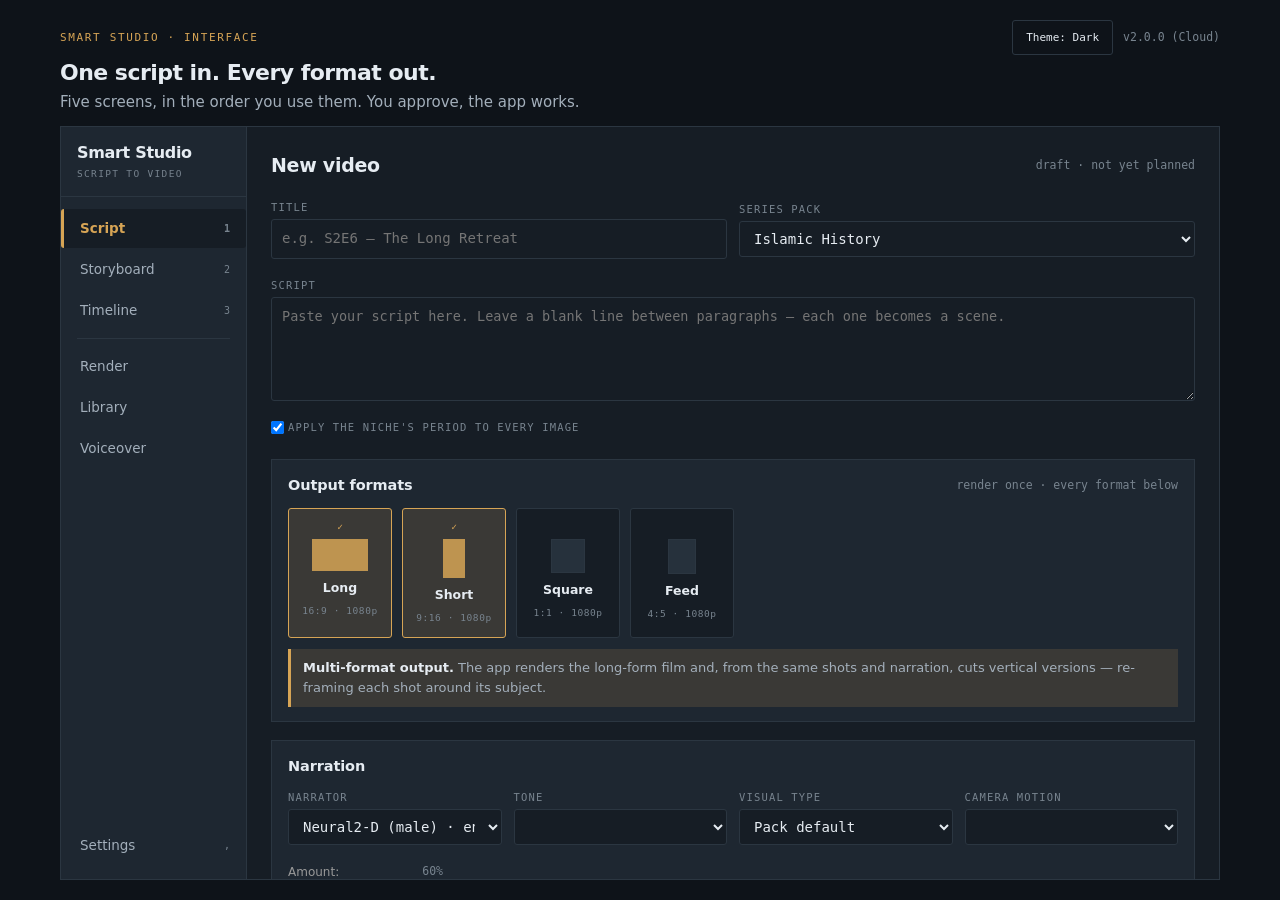
<file: frontend/index.html>
<!DOCTYPE html>
<html lang="en" data-theme="dark">
<head>
  <meta charset="utf-8"/>
  <meta name="viewport" content="width=device-width, initial-scale=1.0"/>
  <title>Smart Studio</title>
  <link rel="stylesheet" href="style.css"/>
</head>
<body>

<div class="page">

  <header class="app-header">
    <div class="header-top">
      <span class="eyebrow">Smart Studio &middot; Interface</span>
      <div class="header-actions">
        <button id="btn-theme-toggle" onclick="toggleTheme()" class="ghost btn-theme">Theme: Dark</button>
        <span class="mono" id="version-badge">v2.0.0</span>
      </div>
    </div>
    <h1>One script in. Every format out.</h1>
    <p class="sub">Five screens, in the order you use them. You approve, the app works.</p>
  </header>
  <div id="ffmpeg-missing-banner" class="ffmpeg-banner hidden" role="alert"></div>

  <div class="app">
    <!-- LEFT RAIL NAVIGATION -->
    <nav class="rail" role="tablist" aria-label="App sections">
      <div class="brand">
        <b>Smart Studio</b>
        <span>script to video</span>
      </div>
      <button class="nav" role="tab" aria-selected="true" data-p="script" onclick="switchPane('script')">Script<span class="k">1</span></button>
      <button class="nav" role="tab" aria-selected="false" data-p="board" onclick="switchPane('board')">Storyboard<span class="k">2</span></button>
      <button class="nav" role="tab" aria-selected="false" data-p="timeline" onclick="switchPane('timeline')">Timeline<span class="k">3</span></button>
      <div class="rail-divider"></div>
      <button class="nav" role="tab" aria-selected="false" data-p="render" onclick="switchPane('render')">Render</button>
      <button class="nav" role="tab" aria-selected="false" data-p="library" onclick="switchPane('library')">Library</button>
      <button class="nav" role="tab" aria-selected="false" data-p="voice" onclick="switchPane('voice')">Voiceover</button>
      <div class="spacer"></div>
      <button class="nav" role="tab" aria-selected="false" data-p="settings" onclick="switchPane('settings')">Settings<span class="k">,</span></button>
    </nav>

    <!-- ══ 1. SCRIPT SCREEN ══ -->
    <div class="pane" data-on="1" data-pane="script">
      <div class="row-between">
        <h2>New video</h2>
        <span class="mono" id="script-status-label">draft &middot; not yet planned</span>
      </div>

      <div class="row">
        <label class="f">Title
          <input type="text" id="pt-title" placeholder="e.g. S2E6 — The Long Retreat">
        </label>
        <label class="f">Series Pack
          <select id="pt-series-slug">
            <!-- Dynamically populated from config/series/*.json -->
          </select>
        </label>
      </div>

      <label class="f f-full">Script
        <textarea id="pt-text" placeholder="Paste your script here. Leave a blank line between paragraphs — each one becomes a scene."></textarea>
      </label>

      <div class="row-bottom">
        <label class="f f-check">
          <input type="checkbox" id="pt-apply-era" checked>
          <span>Apply the niche's period to every image</span>
        </label>
      </div>

      <!-- FORMAT PICKER -->
      <div class="card">
        <div class="row-between">
          <h3>Output formats</h3>
          <span class="mono">render once &middot; every format below</span>
        </div>
        <div class="formats">
          <button type="button" class="fmt on" data-fmt="16:9" onclick="toggleFormat(this)">
            <span class="tick">✓</span>
            <span class="frame frame-16-9"></span>
            <b>Long</b>
            <small>16:9 &middot; 1080p</small>
          </button>
          <button type="button" class="fmt on" data-fmt="9:16" onclick="toggleFormat(this)">
            <span class="tick">✓</span>
            <span class="frame frame-9-16"></span>
            <b>Short</b>
            <small>9:16 &middot; 1080p</small>
          </button>
          <button type="button" class="fmt" data-fmt="1:1" onclick="toggleFormat(this)">
            <span class="tick">&nbsp;</span>
            <span class="frame frame-1-1"></span>
            <b>Square</b>
            <small>1:1 &middot; 1080p</small>
          </button>
          <button type="button" class="fmt" data-fmt="4:5" onclick="toggleFormat(this)">
            <span class="tick">&nbsp;</span>
            <span class="frame frame-4-5"></span>
            <b>Feed</b>
            <small>4:5 &middot; 1080p</small>
          </button>
        </div>
        <p class="hint"><b>Multi-format output.</b> The app renders the long-form film and, from the same shots and narration, cuts vertical versions — re-framing each shot around its subject.</p>
      </div>

      <!-- NARRATION CARD -->
      <div class="card">
        <h3>Narration</h3>
        <div class="row">
          <label class="f">Narrator
            <select id="pt-voice">
              <!-- Dynamically populated from config/voices.json (enabled voices only) -->
            </select>
          </label>
          <label class="f">Tone
            <select id="pt-tone">
              <!-- Populated per niche; sets reading speed and pause length -->
            </select>
          </label>
          <label class="f">Visual type
            <select id="pt-style">
              <!-- Populated from the picked niche's style_presets -->
            </select>
          </label>
          <label class="f">Camera motion
            <select id="pt-motion">
              <!-- Populated from pipeline/motion.py; sets how far the frame travels -->
            </select>
          </label>
          <div class="f motion-amount-block">
            <label for="pt-motion-amount">Amount: <span id="pt-motion-amount-val" class="mono">60%</span></label>
            <input type="range" id="pt-motion-amount" min="0" max="100" step="5" value="60"
                   oninput="onMotionAmountInput(this.value)">
          </div>
        </div>
        <p class="mono">Only enabled voices appear here. Manage the full catalogue in Settings.</p>
        <p class="hint"><b>Camera motion.</b> How far each shot's frame travels per second, and which move follows which — consecutive shots never repeat a move.</p>
        <div class="row">
          <button type="button" class="ghost" id="btn-preview-voice" onclick="previewVoice()">Preview voice</button>
          <span id="voice-preview-status" class="mono"></span>
        </div>
      </div>

      <!-- CAPTIONS CARD -->
      <div class="card">
        <div class="row-between">
          <h3>Captions</h3>
          <span class="tg on" id="capMaster" onclick="toggleCaptionsMaster()"><span class="sw"></span>On</span>
        </div>
        <div id="capOpts" class="row">
          <label class="f">Style
            <select id="cap-style">
              <option value="documentary lower-third">Documentary lower-third</option>
              <option value="kinetic word-by-word">Kinetic word-by-word</option>
              <option value="bold centre">Bold centre</option>
            </select>
          </label>
          <label class="f">Size
            <select id="cap-size">
              <option value="auto">Auto — scales per format</option>
              <option value="small">Small</option>
              <option value="large">Large</option>
            </select>
          </label>
        </div>
        <p class="mono">Vertical formats get larger, higher captions automatically. Timings come from word marks.</p>
      </div>

      <div class="row-end">
        <button type="button" class="ghost" onclick="saveDraftScript()">Save draft</button>
        <button type="button" class="primary" id="btn-plan-storyboard" onclick="planStoryboard()">Plan storyboard →</button>
      </div>
    </div>

    <!-- ══ 2. STORYBOARD SCREEN ══ -->
    <div class="pane" data-pane="board">
      <div class="topbar">
        <div class="counts">
          <div class="c-ok"><b id="board-cnt-matched">0</b><span>matched</span></div>
          <div class="c-warn"><b id="board-cnt-weak">0</b><span>weak</span></div>
          <div class="c-gap"><b id="board-cnt-gaps">0</b><span>gaps</span></div>
          <div><b id="board-cnt-shots">0</b><span>images</span></div>
          <div><b id="board-cnt-runtime">0:00</b><span>runtime</span></div>
        </div>
        <div class="board-controls-col">
          <div class="board-controls-row">
            <div class="plan-seg" role="group" aria-label="How the pictures are planned">
              <button type="button" class="plan-seg-btn active" id="plan-mode-auto" onclick="setPlanMode('auto')">Auto</button>
              <button type="button" class="plan-seg-btn" id="plan-mode-exact" onclick="setPlanMode('exact')">Exact number</button>
            </div>
            <span class="mono plan-hold" id="plan-hold-group">hold
              <input type="number" id="plan-hold-min" min="1" max="600" value="8" class="hold-input">to
              <input type="number" id="plan-hold-max" min="2" max="900" value="75" class="hold-input">s each
            </span>
            <button type="button" id="btn-replan-pictures" onclick="replanPictures()">Re-plan pictures</button>
            <span class="mono timing-pill warn" id="timing-pill" title="Boundaries are only as good as the timings they are placed on">estimated from word count</span>
            <button type="button" id="btn-measure-narration" onclick="measureNarration()">Measure narration</button>
            <label for="image-count" id="image-count-label" class="mono board-count-label hidden">How many images?</label>
            <input type="number" id="image-count" min="1" max="500" value="31" class="board-count-input hidden" oninput="onImageCountInput(this.value)" onkeydown="if(event.key==='Enter'){event.preventDefault(); this.blur();}">
            <span class="mono hidden" id="image-count-hint">~0 words · 0.0 min · about 25s per image</span>
            <button type="button" id="btn-working-folder-board" onclick="chooseWorkingFolder()">Drop image folder…</button>
            <button type="button" class="ghost" onclick="useWholeLibrary()" title="Search the whole library again">Whole library</button>
            <span class="mono" id="working-folder-label-board" title="">whole library</span>
            <button type="button" id="btn-copy-prompts" onclick="copyAllPrompts()">Export prompts for Flux</button>
            <button type="button" id="btn-refresh-library" onclick="refreshLibrary()">Refresh library</button>
            <button type="button" id="btn-fill-gaps" onclick="fillAllGaps()">Use nearest image for all gaps</button>
            <button type="button" class="primary" id="btn-open-timeline" onclick="openTimelineFromBoard()">Open in Timeline &rarr;</button>
          </div>
          <div class="board-secondary-row">
            <button type="button" class="ghost" id="btn-paste-prompts-board" onclick="togglePastePromptsPanel()">Paste external prompts…</button>
          </div>
          <p class="mono board-hint">
            Fewer images means each one is held longer with a slow pan. One image can carry a whole script.
          </p>
        </div>
      </div>

      <!-- PASTE EXTERNAL PROMPTS PANEL -->
      <div id="paste-prompts-panel" class="card paste-prompts-card" style="display:none">
        <div class="row-between">
          <h3>Paste External Prompts &amp; Match Folder Images</h3>
          <button type="button" class="ghost small" onclick="togglePastePromptsPanel()">Close ✕</button>
        </div>
        <p class="hint">
          <b>No API key needed.</b> Press <b>Write the prompt request</b> — the app saves a file holding your niche recipe, the whole script, and the exact list of moments this film needs a picture for, numbered. Paste that file into any AI chat, and paste its reply back here.
        </p>
        <div class="row-center mb-sm">
          <button type="button" class="ghost" id="btn-write-prompt-request" onclick="writePromptRequest()">Write the prompt request</button>
          <span class="mono" id="prompt-request-status"></span>
        </div>
        <p class="hint">
          Prompts bind to pictures in order (Prompt 1 &rarr; Picture 1). Images named <code>1_whatever.jpg</code> or <code>1.jpg</code> match picture 1 automatically.
        </p>
        <textarea id="paste-prompts-textarea" rows="6" class="tall w-full" placeholder="Paste external prompts here...&#10;&#10;Prompt 1 (e.g. A vast ancient desert at dawn...)&#10;&#10;Prompt 2 (e.g. One adult male figure alone...)"></textarea>
        <div class="row-between mt-sm">
          <div class="row-center">
            <button type="button" class="primary" id="btn-apply-pasted-prompts" onclick="submitPastedPrompts()">Apply Prompts &amp; Match</button>
            <span class="mono" id="paste-prompts-summary"></span>
          </div>
        </div>
        <div class="prompt-counts" id="paste-prompts-counts"></div>
        <div id="paste-prompts-table-wrap" class="table-scroll" style="display:none">
          <table class="paste-table">
            <thead>
              <tr>
                <th style="width:50px">Slot</th>
                <th>Prompt (first 60 chars)</th>
                <th style="width:220px">Image found</th>
                <th style="width:80px">Status</th>
              </tr>
            </thead>
            <tbody id="paste-prompts-table-body"></tbody>
          </table>
        </div>
      </div>

      <div class="legend">
        <span><i style="background:var(--ok)"></i>matched &mdash; good library hit</span>
        <span><i style="background:var(--warn)"></i>weak &mdash; usable, alternatives offered</span>
        <span><i style="background:var(--gap)"></i>gap &mdash; prompt generated</span>
      </div>

      <div id="board-busy" class="board-busy hidden"></div>

      <div class="seglist" id="storyboard-list">
        <!-- Rendered dynamically by JS from coverage report -->
        <div class="card card-placeholder">
          <p class="sub">No storyboard loaded yet. Paste a script on the <b>Script</b> screen and click <b>Plan storyboard</b>.</p>
        </div>
      </div>
    </div>

    <!-- ══ 3. TIMELINE SCREEN ══ -->
    <div class="pane" data-pane="timeline">
      <div class="row-between">
        <h2>Timeline</h2>
        <span class="mono" id="tl-status">no film loaded</span>
        <div class="row-center ml-auto">
          <span class="mono ink-3">zoom</span>
          <input type="range" id="tl-zoom" min="0.2" max="60" step="any" value="8"
                 class="tl-zoom" oninput="setTimelineZoom(this.value)"
                 aria-label="Timeline zoom">
          <button type="button" class="ghost" id="btn-tl-fit" onclick="fitTimelineToWindow()" title="Fit timeline to window (0)">Fit</button>
          <button type="button" class="ghost" onclick="renderTimelineScreen()">Refresh</button>
          <button type="button" class="ghost" id="btn-export-timeline" onclick="exportTimelineToWolfCut()">Export to WolfCut</button>
          <button type="button" class="primary" id="btn-render-film" onclick="startRenderFromBoard()">Render film</button>
        </div>
      </div>

      <div class="tl-top">
        <div class="tl-preview">
          <audio id="tl-audio" preload="metadata"></audio>
          <audio id="tl-music-audio" preload="metadata" loop></audio>
          <div class="tl-frame" id="tl-frame">
            <p class="sub">Plan a storyboard first, then this shows the picture on screen at the playhead.</p>
          </div>
          <div class="tl-transport">
            <button type="button" id="btn-tl-play" onclick="timelineTogglePlay()" title="Play / pause" aria-label="Play">&#9654;</button>
            <button type="button" onclick="timelineSeekPicture(-1)" title="Previous picture">&#124;&#9664;</button>
            <button type="button" onclick="timelineNudge(-5)" title="Back 5 seconds">&#9664;&#9664;</button>
            <button type="button" onclick="timelineNudge(5)" title="Forward 5 seconds">&#9654;&#9654;</button>
            <button type="button" onclick="timelineSeekPicture(1)" title="Next picture">&#9654;&#124;</button>
            <span class="mono tl-clock" id="tl-clock">00:00.0 / 00:00.0</span>
            <span class="tl-shortcuts-hint mono" id="tl-shortcuts-hint" title="Space: Play/Pause | ←/→: ±1s (Shift: ±5s) | ↑/↓: Clip | J/K/L: Shuttle | Home/End: Jump | +/-/0: Zoom | .: Zoom sel | 1/2/3: Panes">⌨ Shortcuts</span>
          </div>
        </div>

        <aside class="tl-inspector" id="tl-inspector">
          <span class="lbl">Inspector</span>
          <p class="sub">Click a picture on the timeline.</p>
        </aside>
      </div>

      <div class="tl-tracks" id="tl-tracks">
        <div class="tl-gutter">
          <span class="tl-ruler-corner mono">tracks</span>
          <span class="tl-track-name">Pictures</span>
          <span class="tl-track-name">Narration</span>
          <span class="tl-track-name">Music</span>
          <span class="tl-track-name">Sound effects</span>
          <span class="tl-track-name">Captions</span>
        </div>
        <div class="tl-scroll" id="tl-scroll">
          <div class="tl-lanes" id="tl-lanes" onclick="timelineScrubFrom(event)">
            <div class="tl-ruler" id="tl-ruler"></div>
            <div class="tl-lane" id="tl-lane-pictures"></div>
            <div class="tl-lane" id="tl-lane-narration"></div>
            <div class="tl-lane" id="tl-lane-music"></div>
            <div class="tl-lane" id="tl-lane-sfx"></div>
            <div class="tl-lane" id="tl-lane-captions"></div>
            <div class="tl-playhead" id="tl-playhead"></div>
          </div>
        </div>
      </div>
    </div>

    <!-- ══ 4. RENDER SCREEN ══ -->
    <div class="pane" data-pane="render">
      <h2>Render</h2>

      <div class="card">
        <div class="row-between">
          <h3 id="render-project-title">Project Title</h3>
          <span class="pill p-mute" id="render-status-pill">idle</span>
        </div>
        <div class="bar"><i id="render-progress-bar" style="width:0%"></i></div>
        <div class="row-between">
          <span class="mono" id="render-human-step">Ready to render</span>
          <span class="mono" id="render-time-info">elapsed 0:00 &middot; eta --:--</span>
        </div>
        <div class="grid2 mt-xs">
          <div>
            <div class="kv"><span>Narration</span><b id="kv-narr-status">0 / 0</b></div>
            <div class="kv"><span>Captions</span><b id="kv-cap-status">0 / 0</b></div>
            <div class="kv"><span>Shots composed</span><b id="kv-shots-status">0 / 0</b></div>
          </div>
          <div>
            <div class="kv"><span>From cache</span><b id="kv-cache-status">0</b></div>
            <div class="kv"><span>Encoder</span><b id="kv-encoder-status">libx264 veryfast</b></div>
            <div class="kv"><span>Workers</span><b>3</b></div>
          </div>
        </div>
      </div>

      <div class="card">
        <h3>Outputs</h3>
        <div class="tbl">
          <table>
            <thead>
              <tr><th>Format</th><th>Resolution</th><th>Length</th><th>Status</th></tr>
            </thead>
            <tbody id="render-outputs-body">
              <tr><td>Long &middot; 16:9</td><td class="mono">1920×1080</td><td class="mono">--:--</td><td><span class="pill p-mute">queued</span></td></tr>
              <tr><td>Short &middot; 9:16 &mdash; “the hook”</td><td class="mono">1080×1920</td><td class="mono">0:45</td><td><span class="pill p-mute">queued</span></td></tr>
            </tbody>
          </table>
        </div>
        <p class="hint"><b>Shorts are suggested per scene beat.</b> You can tick which moments to cut as Shorts.</p>
      </div>

      <div class="card">
        <h3>On completion</h3>
        <div class="row" style="gap:18px">
          <span class="tg on" onclick="this.classList.toggle('on')"><span class="sw"></span>Export YouTube chapters</span>
          <span class="tg on" onclick="this.classList.toggle('on')"><span class="sw"></span>Write description &amp; tags</span>
          <span class="tg" onclick="this.classList.toggle('on')"><span class="sw"></span>Shut down when done</span>
        </div>
        <div class="row mt-sm">
          <button type="button" class="primary" id="btn-render-action" onclick="toggleRenderExecution()">Start Render</button>
          <button type="button" class="ghost" id="btn-open-wolfcut-render" onclick="openInWolfCut()">Open in WolfCut</button>
          <button type="button" class="ghost" onclick="openOutputFolder()">Open Output Folder</button>
          <button type="button" class="ghost" onclick="toggleRawLogs()">Show raw logs</button>
        </div>
      </div>

      <!-- DISCLOSURE RAW LOG PANEL -->
      <div id="log-panel" class="log-panel hidden">Log initialized...</div>
    </div>

    <!-- ══ 5. LIBRARY SCREEN ══ -->
    <div class="pane" data-pane="library">
      <div class="row-between">
        <h2>Library</h2>
        <span class="mono" id="lib-counts-label">0 images &middot; 0 sounds</span>
      </div>

      <div class="lib-tabs">
        <button type="button" class="lib-tab active" id="tab-lib-images" onclick="switchLibTab('images')">Images</button>
        <button type="button" class="lib-tab" id="tab-lib-sounds" onclick="switchLibTab('sounds')">Sounds</button>
      </div>

      <!-- IMAGES TAB CONTENT -->
      <div id="lib-content-images" class="lib-content-col">
        <div class="row">
          <input type="search" id="lib-search-input" placeholder="Search by description — “rider at dusk”, “oil lamp”…" oninput="filterLibraryImages(this.value)" class="search-wide">
          <select class="w-auto">
            <option value="all">All series</option>
            <option value="islamic_history">Islamic History</option>
          </select>
        </div>

        <div class="img-grid" id="library-img-grid">
          <!-- Dynamically populated from backend library API -->
        </div>

        <div class="card">
          <h3>Housekeeping</h3>
          <div class="kv"><span>Active indexed images</span><b id="house-active-count">&mdash;</b></div>
          <div class="kv"><span>Retired</span><b id="house-retired-count">&mdash;</b></div>
          <div class="row">
            <button type="button" class="ghost" onclick="clearLibraryCache()">Clear Cache</button>
          </div>
        </div>
        <p class="hint">Permanent deletion lives <b>here</b>, never on the storyboard. Rejecting a shot on the storyboard is about fit, not quality.</p>
      </div>

      <!-- SOUNDS TAB CONTENT -->
      <div id="lib-content-sounds" class="lib-content-col" style="display:none">
        <div class="card">
          <div class="row-between">
            <h3>Sound Library &amp; Music Beds</h3>
            <span class="pill p-ok" id="lib-sounds-count-pill">0 sounds</span>
          </div>
          <p class="sub" id="lib-sounds-sub">Ambient sound beds ducked under narration.</p>
          <div class="tbl mt-sm">
            <table id="lib-sounds-table">
              <thead><tr><th>Track</th><th>Search Query</th><th>Category</th><th>Duration</th><th>Licence</th><th>Attribution</th></tr></thead>
              <tbody id="lib-sounds-tbody">
              </tbody>
            </table>
          </div>
          <div id="lib-sounds-empty" class="hidden text-muted mt-sm">The sound library is empty.</div>
        </div>
      </div>
    </div>

    <!-- ══ 6. VOICEOVER SCREEN ══ -->
    <div class="pane" data-pane="voice">
      <h2>Voiceover Studio</h2>

      <div class="card">
        <div class="row-between">
          <h3>Script</h3>
          <span class="pill p-mute" id="voice-char-count">0 characters</span>
        </div>
        <textarea id="voice-text" rows="7" placeholder="Paste or type the narration you want spoken..." class="w-full"></textarea>

        <div class="grid2 mt-sm">
          <div>
            <label for="voice-engine">Engine</label>
            <select id="voice-engine" onchange="onVoiceEngineChange()" class="w-full"></select>
            <p class="hint" id="voice-engine-note">Checking which engines are available...</p>
          </div>
          <div>
            <label for="voice-voice">Voice</label>
            <select id="voice-voice" class="w-full"></select>
            <p class="hint" id="voice-voice-note">&nbsp;</p>
          </div>
        </div>

        <div class="grid2 mt-xs">
          <div>
            <label for="voice-speed">Speed <b class="mono" id="voice-speed-val">1.00x</b></label>
            <input type="range" id="voice-speed" min="0.5" max="2" step="0.05" value="1"
                   oninput="document.getElementById('voice-speed-val').textContent = (+this.value).toFixed(2) + 'x'"
                   class="w-full">
          </div>
          <div>
            <label for="voice-pitch">Pitch <b class="mono" id="voice-pitch-val">0.0</b></label>
            <input type="range" id="voice-pitch" min="-12" max="12" step="0.5" value="0"
                   oninput="document.getElementById('voice-pitch-val').textContent = (+this.value).toFixed(1)"
                   class="w-full">
            <p class="hint" id="voice-pitch-note">&nbsp;</p>
          </div>
        </div>
      </div>

      <div class="card" id="voice-clone-card" style="display:none">
        <h3>Reference Voice</h3>
        <p class="hint">OpenVoice clones from a clean 3&ndash;10 second sample. One speaker, no music, no background noise.</p>

        <div class="row mt-xs">
          <button type="button" class="ghost" onclick="pickVoiceReference()">Choose audio file</button>
          <button type="button" class="ghost" id="voice-record-btn" onclick="toggleVoiceRecording()">Record from microphone</button>
          <span class="mono" id="voice-ref-status">No reference selected</span>
        </div>

        <div class="row mt-sm">
          <input type="text" id="voice-profile-name" placeholder="Name this voice profile" class="search-wide">
          <button type="button" class="ghost" onclick="saveVoiceProfile()">Save profile</button>
        </div>

        <div class="mt-sm">
          <label for="voice-profile-select">Saved profiles</label>
          <div class="row">
            <select id="voice-profile-select" onchange="useVoiceProfile()" class="search-wide"></select>
            <button type="button" class="ghost" onclick="deleteVoiceProfile()">Delete</button>
          </div>
        </div>
      </div>

      <div class="card">
        <div class="row">
          <button type="button" class="primary" id="voice-generate-btn" onclick="generateVoiceover()">Generate Voiceover</button>
          <button type="button" class="ghost" onclick="openVoiceOutputFolder()">Open Output Folder</button>
          <span class="mono" id="voice-status">Ready</span>
        </div>
        <div class="bar mt-sm"><i id="voice-progress-bar" style="width:0%"></i></div>

        <div id="voice-player-wrap" class="mt-md" style="display:none">
          <audio id="voice-player" controls preload="auto" class="w-full"></audio>
          <div class="row mt-sm">
            <button type="button" class="ghost" onclick="downloadVoiceClip('wav')">Download audio</button>
            <button type="button" class="ghost" id="voice-dl-mp3" onclick="downloadVoiceClip('mp3')">Download MP3</button>
            <span class="mono" id="voice-clip-meta"></span>
          </div>
        </div>
      </div>

      <div class="card">
        <div class="row-between">
          <h3>Recent clips</h3>
          <button type="button" class="ghost" onclick="clearVoiceHistory()">Clear</button>
        </div>
        <div class="tbl">
          <table>
            <thead>
              <tr><th>When</th><th>Engine</th><th>Preview text</th><th>Length</th><th></th></tr>
            </thead>
            <tbody id="voice-history-body">
              <tr><td colspan="5" class="mono">No clips yet.</td></tr>
            </tbody>
          </table>
        </div>
      </div>
    </div>

    <!-- ══ 7. SETTINGS SCREEN ══ -->
    <div class="pane" data-pane="settings">
      <h2>Settings</h2>

      <div class="settings-grid">
        <!-- VISUAL STYLE PER NICHE (Spans full width for rich editing) -->
        <div class="card card-wide collapsed" id="card-niche-style">
          <button type="button" class="card-toggle" aria-expanded="false" aria-controls="card-body-niche-style">
            <span class="chevron" aria-hidden="true">▶</span>
            <h3>Visual style per niche</h3>
            <span class="mono ml-auto" id="niche-override-status">default</span>
          </button>
          <div class="card-body" id="card-body-niche-style" hidden>
            <p class="hint">Customize how diffusion models render images for each niche. Edits are saved separately in <code>config/series_overrides/</code> without touching default packs.</p>
            <div class="row-bottom">
              <label class="f f-wide">Niche
                <select id="niche-select" onchange="onNicheSelectChange()">
                  <!-- Dynamically populated from series packs -->
                </select>
              </label>
              <button type="button" class="ghost small btn-new-niche" onclick="openNewNicheModal()">+ New niche</button>
            </div>

            <!-- Single-line Display Name -->
            <div class="row mb-md">
              <label class="f f-full">Display Name <small class="mono">(shown in dropdowns)</small>
                <input type="text" id="niche-display-name-input" placeholder="e.g. Islamic History &amp; Golden Age">
              </label>
            </div>

            <!-- Visual Types List Manager -->
            <div class="form-stacked vt-block">
              <div class="vt-head">
                <label>Visual Types <small class="mono">(Top row is the default style for this niche)</small></label>
              </div>
              <div id="niche-visual-types-list" class="vt-list">
                <!-- Dynamically populated visual type rows -->
              </div>
              <button type="button" class="ghost small vt-add" id="btn-add-visual-type" onclick="addNewVisualTypeRow()">+ Add visual type</button>
            </div>

            <!-- Era and Negative prompt in 2 columns -->
            <div class="form-grid-2">
              <label class="f">Era <small class="mono">(period &amp; historical setting &mdash; optional)</small>
                <textarea id="niche-era-input" class="compact" rows="2" placeholder="e.g. historically accurate 7th century Arabian Peninsula..." oninput="updateNichePreview()"></textarea>
              </label>
              <label class="f">Negative prompt <small class="mono">(what to exclude &mdash; optional)</small>
                <textarea id="niche-negative-input" class="compact" rows="2" placeholder="e.g. No text, no watermark, no signature..." oninput="updateNichePreview()"></textarea>
              </label>
            </div>

            <!-- Prompt Recipe: tall textarea with dedicated scroll -->
            <div class="form-stacked">
              <label class="f f-full">Prompt Recipe <small class="mono">(replaces default planner prompt for this niche when non-empty)</small>
                <textarea id="niche-prompt-recipe-input" class="tall" rows="6" placeholder="Paste your custom prompt recipe here. When non-empty, this instruction replaces S2V's default planner prompt for this niche."></textarea>
              </label>
            </div>

            <!-- Live prompt preview -->
            <div class="preview-box">
              <div class="preview-box-head">
                <span class="preview-box-title">Live Prompt Preview</span>
                <span class="mono preview-box-sub">query: "A citadel at dawn"</span>
              </div>
              <p class="preview-box-text" id="niche-prompt-preview">Loading preview...</p>
            </div>

            <div class="row-between mt-sm">
              <button type="button" class="primary" onclick="saveNicheStyle()">Save</button>
              <div class="row-tight">
                <button type="button" class="ghost" id="btn-niche-reset" onclick="resetNicheStyle()">Reset to default</button>
                <button type="button" class="ghost danger" id="btn-niche-delete" onclick="deleteNicheStyle()" style="display:none">Delete niche</button>
              </div>
            </div>
          </div>
        </div>

        <!-- CREATE NEW NICHE MODAL -->
        <div id="modal-new-niche" class="modal-overlay-flex">
          <div class="card modal-card">
            <h3>Create New Niche</h3>
            <p class="hint">Creates a new series pack seeded from default.json in <code>config/series_overrides/</code>.</p>
            <div class="form-stacked modal-fields">
              <label class="f f-full">Niche Slug <small class="mono">(lowercase letters &amp; underscores)</small>
                <input type="text" id="new-niche-slug" placeholder="e.g. cyberpunk_noir">
              </label>
              <label class="f f-full">Display Name
                <input type="text" id="new-niche-name" placeholder="e.g. Cyberpunk Noir">
              </label>
            </div>
            <div class="row-end">
              <button type="button" class="ghost" onclick="closeNewNicheModal()">Cancel</button>
              <button type="button" class="primary" onclick="submitCreateNewNiche()">Create</button>
            </div>
          </div>
        </div>

        <!-- KEYS & SERVICES -->
        <div class="card collapsed">
          <button type="button" class="card-toggle" aria-expanded="false" aria-controls="card-body-keys">
            <span class="chevron" aria-hidden="true">▶</span>
            <h3>Keys &amp; services</h3>
          </button>
          <div class="card-body" id="card-body-keys" hidden>
            
            <div id="provider-status-banner" class="provider-banner hidden"></div>

            <div class="pw-section">
              <div class="pw-header">
                <h4>Prompt writer</h4>
                <label class="checkbox-label">
                  <input type="checkbox" id="setting-ai-shot-descriptions" onchange="toggleAiShotDescriptions(this.checked)">
                  <span>Write descriptive image prompts with AI</span>
                </label>
              </div>

              <div class="pw-auto-row">
                <input type="radio" id="pw-mode-auto" name="prompt_writer_mode" value="auto" onchange="onPromptWriterModeChange()">
                <label for="pw-mode-auto"><strong>Automatic</strong> &mdash; use the first working provider below</label>
              </div>

              <div class="pw-table-wrap">
                <table class="pw-table">
                  <thead>
                    <tr>
                      <th class="pw-col-switch"></th>
                      <th class="pw-col-provider">Provider</th>
                      <th class="pw-col-model">Model</th>
                      <th class="pw-col-key">API Key</th>
                      <th class="pw-col-status">Status</th>
                      <th class="pw-col-action"></th>
                    </tr>
                  </thead>
                  <tbody>
                    <tr>
                      <td class="pw-col-switch"><input type="checkbox" id="pw-enable-anthropic" onchange="savePromptWriterSettings()"></td>
                      <td class="pw-col-provider">Anthropic</td>
                      <td class="pw-col-model"><input type="text" id="pw-model-anthropic" class="input-mono-sm" placeholder="claude-sonnet-5" onchange="savePromptWriterSettings()"></td>
                      <td class="pw-col-key"><input type="password" id="anthropic-key-input" placeholder="sk-ant-…" class="input-mono-sm"></td>
                      <td class="pw-col-status"><span class="pill p-mute" id="anthropic-key-status">not set</span></td>
                      <td class="pw-col-action">
                        <button type="button" class="ghost" onclick="saveAndTestProvider('anthropic')">Test</button>
                        <button type="button" class="ghost" onclick="removeProviderKey('anthropic')" title="Delete this key from this machine">Remove</button>
                        <span class="test-result" id="anthropic-test-result"></span>
                      </td>
                    </tr>
                    <tr>
                      <td class="pw-col-switch"><input type="checkbox" id="pw-enable-openai" onchange="savePromptWriterSettings()"></td>
                      <td class="pw-col-provider">OpenAI</td>
                      <td class="pw-col-model"><input type="text" id="pw-model-openai" class="input-mono-sm" placeholder="gpt-4o" onchange="savePromptWriterSettings()"></td>
                      <td class="pw-col-key"><input type="password" id="openai-key-input" placeholder="sk-proj-…" class="input-mono-sm"></td>
                      <td class="pw-col-status"><span class="pill p-mute" id="openai-key-status">not set</span></td>
                      <td class="pw-col-action">
                        <button type="button" class="ghost" onclick="saveAndTestProvider('openai')">Test</button>
                        <button type="button" class="ghost" onclick="removeProviderKey('openai')" title="Delete this key from this machine">Remove</button>
                        <span class="test-result" id="openai-test-result"></span>
                      </td>
                    </tr>
                    <tr>
                      <td class="pw-col-switch"><input type="checkbox" id="pw-enable-gemini" onchange="savePromptWriterSettings()"></td>
                      <td class="pw-col-provider">Google</td>
                      <td class="pw-col-model"><input type="text" id="pw-model-gemini" class="input-mono-sm" placeholder="gemini-2.5-flash" onchange="savePromptWriterSettings()"></td>
                      <td class="pw-col-key"><input type="password" id="google-key-input" placeholder="AIzaSy…" class="input-mono-sm"></td>
                      <td class="pw-col-status"><span class="pill p-mute" id="google-key-status">not set</span></td>
                      <td class="pw-col-action">
                        <button type="button" class="ghost" onclick="saveAndTestProvider('gemini')">Test</button>
                        <button type="button" class="ghost" onclick="removeProviderKey('gemini')" title="Delete this key from this machine">Remove</button>
                        <span class="test-result" id="gemini-test-result"></span>
                      </td>
                    </tr>
                    <tr>
                      <td class="pw-col-switch"><input type="checkbox" id="pw-enable-deepseek" onchange="savePromptWriterSettings()"></td>
                      <td class="pw-col-provider">DeepSeek</td>
                      <td class="pw-col-model"><input type="text" id="pw-model-deepseek" class="input-mono-sm" placeholder="deepseek-chat" onchange="savePromptWriterSettings()"></td>
                      <td class="pw-col-key"><input type="password" id="deepseek-key-input" placeholder="sk-…" class="input-mono-sm"></td>
                      <td class="pw-col-status"><span class="pill p-mute" id="deepseek-key-status">not set</span></td>
                      <td class="pw-col-action">
                        <button type="button" class="ghost" onclick="saveAndTestProvider('deepseek')">Test</button>
                        <button type="button" class="ghost" onclick="removeProviderKey('deepseek')" title="Delete this key from this machine">Remove</button>
                        <span class="test-result" id="deepseek-test-result"></span>
                      </td>
                    </tr>
                  </tbody>
                </table>
              </div>
            </div>

            <!-- VOICE & AUDIO SERVICES -->
            <div class="pw-section mt-md">
              <h4>Voice &amp; Audio Keys</h4>
              <div class="tbl">
                <table>
                  <thead>
                    <tr><th>Service</th><th>Used for</th><th>Key / Secret</th><th>Status</th><th></th></tr>
                  </thead>
                  <tbody>
                    <tr>
                      <td>Google Cloud TTS</td>
                      <td>Narration + word timings</td>
                      <td><input type="password" id="google-tts-key-input" placeholder="AIzaSy…" class="input-mono-sm"></td>
                      <td><span class="pill p-mute" id="google-tts-key-status">not set</span></td>
                      <td><button type="button" class="ghost" onclick="saveGoogleTtsKey()">Save</button></td>
                    </tr>
                    <tr>
                      <td>ElevenLabs</td>
                      <td>Premium voice &mdash; optional</td>
                      <td><input type="password" id="elevenlabs-key-input" placeholder="optional" class="input-mono-sm"></td>
                      <td><span class="pill p-mute" id="elevenlabs-key-status">not set</span></td>
                      <td><button type="button" class="ghost" onclick="saveElevenLabsKey()">Save</button></td>
                    </tr>
                  </tbody>
                </table>
              </div>
            </div>

            <!-- LLM SCRIPT PLANNING (JOB 3) -->
            <div class="llm-planning-box">
              <label class="checkbox-label">
                <input type="checkbox" id="setting-llm-planning" onchange="toggleLlmPlanning(this.checked)">
                <strong>Enable LLM Script Planning</strong> <span class="mono">(Optional / Disabled by default)</span>
              </label>
              <p class="hint mt-xs">When disabled (recommended), script narration is split in Python with zero LLM calls. Here is what is affected:</p>
              <ul>
                <li><strong><code>voice_steering</code> per segment is lost.</strong> This is the only real loss.</li>
                <li><strong>Shot <code>query</code> falls back to keyword extraction</strong> (2&ndash;3 words). Image retrieval prefers <code>visual_description</code> when present, so the visual impact is minimal.</li>
                <li><strong>Shots per segment falls back to the rhythm slider</strong>, which you control directly.</li>
                <li><strong>Segmentation is completely unaffected.</strong></li>
              </ul>
            </div>

            <p class="mono mt-sm">
              Keys are stored on this machine only, in <code>config/settings.json</code>, and never
              travel with the app. Everything except cloud prompt writing and cloud TTS runs offline
              and needs no key at all: local narration, image retrieval, captions, and rendering are all local.
            </p>
          </div>
        </div>

        <!-- VOICE CATALOGUE -->
        <div class="card collapsed">
          <button type="button" class="card-toggle" aria-expanded="false" aria-controls="card-body-voice-cat">
            <span class="chevron" aria-hidden="true">▶</span>
            <h3>Voice catalogue</h3>
            <span class="mono ml-auto" id="voice-catalogue-count">47 available &middot; 6 enabled</span>
          </button>
          <div class="card-body" id="card-body-voice-cat" hidden>
            <p class="mono">Tick the ones you use. Only enabled voices appear on the Script screen.</p>
            <div id="voice-engines-container">
              <!-- Dynamically populated from config/voices.json -->
            </div>
          </div>
        </div>

        <!-- WINDOW & DISPLAY -->
        <div class="card collapsed" id="card-window-geometry">
          <button type="button" class="card-toggle" aria-expanded="false" aria-controls="card-body-window">
            <span class="chevron" aria-hidden="true">▶</span>
            <h3>Window &amp; display</h3>
          </button>
          <div class="card-body" id="card-body-window" hidden>
            <p class="hint">Smart Studio remembers its window size and screen position between sessions. If the window opens off-screen or at an inconvenient size, reset it here.</p>
            <div class="row mt-sm">
              <button type="button" class="ghost" id="btn-reset-window-size" onclick="resetWindowSize()">Reset window size (1000 &times; 900)</button>
            </div>
          </div>
        </div>

        </div>
      </div>
    </div>
  </div>

  <!-- REPLACE MODAL — the single place any shot's image is changed -->
  <div id="replace-modal" class="modal-overlay hidden">
    <div class="dlg dlg-wide">
      <div class="dlg-head">
        <h3 id="modal-title">Replace shot image</h3>
        <button type="button" class="ghost dlg-close" onclick="closeReplaceModal()"
                aria-label="Close">Cancel &times;</button>
      </div>
      <p class="sub" id="modal-shot-label"></p>

      <div id="modal-current"></div>

      <div class="modal-sec">
        <span class="lbl">Use one of these instead</span>
        <div id="modal-alts" class="alts-grid"></div>
      </div>

      <div class="modal-sec">
        <span class="lbl">Use your own image</span>
        <div class="row-tight">
          <button type="button" class="primary" onclick="replaceWithOwnImage()">
            Choose a file &mdash; pins it to this shot
          </button>
          <button type="button" onclick="copyShotPrompt()">Copy prompt</button>
        </div>
        <code id="modal-prompt" class="promptline"></code>
      </div>

      <div class="modal-sec">
        <span class="lbl">Or tell the app what to do with the current image</span>
        <div class="row">
          <button type="button" class="opt" onclick="confirmReplace('just_not_here')">
            <b>Just not here</b>
            <small>Stays in the library. May suit another shot.</small>
          </button>
          <button type="button" class="opt" onclick="confirmReplace('never_this_query')">
            <b>Never suggest for this</b>
            <small>Blocked for this query only. Still available elsewhere.</small>
          </button>
          <button type="button" class="opt" onclick="confirmReplace('retire')">
            <b>Retire it</b>
            <small>Removed from search. Recoverable from library/_retired.</small>
          </button>
        </div>
      </div>

      <div class="row-end">
        <button type="button" class="ghost" onclick="closeReplaceModal()">Cancel</button>
      </div>
    </div>
  </div>

  <!-- SFX PICKER MODAL -->
  <div id="sfx-picker-modal" class="modal-overlay hidden">
    <div class="dlg dlg-wide">
      <div class="dlg-head">
        <h3>Add Sound Effect at Playhead</h3>
        <button type="button" class="ghost dlg-close" onclick="closeSfxPickerModal()" aria-label="Close">Cancel &times;</button>
      </div>
      <p class="sub">Effects are placed at the current playhead position and heard in the final render.</p>

      <div class="modal-sec">
        <span class="lbl">Choose from computer</span>
        <button type="button" class="primary" onclick="addSfxFromComputer()">Choose audio file (.wav, .mp3)&hellip;</button>
      </div>

      <div class="modal-sec">
        <div class="row-between">
          <span class="lbl">Or choose from Sound Library</span>
          <input type="search" id="sfx-modal-search" placeholder="Search sounds..." oninput="filterSfxPicker(this.value)" class="search-wide">
        </div>
        <div id="sfx-modal-list" class="tbl mt-xs modal-scroll-tbl">
          <!-- Populated dynamically -->
        </div>
      </div>

      <div class="row-end">
        <button type="button" class="ghost" onclick="closeSfxPickerModal()">Cancel</button>
      </div>
    </div>
  </div>

</div>

<script src="app.js"></script>
<script src="voice_studio.js"></script>
</body>
</html>
</file>
<file: frontend/style.css>
:root {
  --ground: #EFF1F4;
  --surface: #FFFFFF;
  --surface-2: #E4E8ED;
  --surface-3: #D9DFE6;
  --line: #CDD4DC;
  --ink: #111820;
  --ink-2: #4B5763;
  --ink-3: #76828E;
  --brass: #9A6E2A;
  --brass-soft: rgba(154, 110, 42, 0.12);
  --ok: #1C7A5E;
  --ok-soft: rgba(28, 122, 94, 0.12);
  --warn: #B4600F;
  --warn-soft: rgba(180, 96, 15, 0.13);
  --gap: #A83A32;
  --gap-soft: rgba(168, 58, 50, 0.11);
  --sans: ui-sans-serif, system-ui, -apple-system, "Segoe UI", Roboto, sans-serif;
  --mono: ui-monospace, "SF Mono", "Cascadia Mono", "Segoe UI Mono", Menlo, Consolas, monospace;
}

@media (prefers-color-scheme: dark) {
  :root {
    --ground: #0E1319;
    --surface: #161D25;
    --surface-2: #1E2731;
    --surface-3: #26313C;
    --line: #2B3641;
    --ink: #E6ECF2;
    --ink-2: #A3AFBB;
    --ink-3: #78848F;
    --brass: #D6A455;
    --brass-soft: rgba(214, 164, 85, 0.15);
    --ok: #43B491;
    --ok-soft: rgba(67, 180, 145, 0.15);
    --warn: #E0964C;
    --warn-soft: rgba(224, 150, 76, 0.15);
    --gap: #DF7168;
    --gap-soft: rgba(223, 113, 104, 0.14);
  }
}

:root[data-theme="light"] {
  --ground: #EFF1F4;
  --surface: #FFFFFF;
  --surface-2: #E4E8ED;
  --surface-3: #D9DFE6;
  --line: #CDD4DC;
  --ink: #111820;
  --ink-2: #4B5763;
  --ink-3: #76828E;
  --brass: #9A6E2A;
  --brass-soft: rgba(154, 110, 42, 0.12);
  --ok: #1C7A5E;
  --ok-soft: rgba(28, 122, 94, 0.12);
  --warn: #B4600F;
  --warn-soft: rgba(180, 96, 15, 0.13);
  --gap: #A83A32;
  --gap-soft: rgba(168, 58, 50, 0.11);
}

:root[data-theme="dark"] {
  --ground: #0E1319;
  --surface: #161D25;
  --surface-2: #1E2731;
  --surface-3: #26313C;
  --line: #2B3641;
  --ink: #E6ECF2;
  --ink-2: #A3AFBB;
  --ink-3: #78848F;
  --brass: #D6A455;
  --brass-soft: rgba(214, 164, 85, 0.15);
  --ok: #43B491;
  --ok-soft: rgba(67, 180, 145, 0.15);
  --warn: #E0964C;
  --warn-soft: rgba(224, 150, 76, 0.15);
  --gap: #DF7168;
  --gap-soft: rgba(223, 113, 104, 0.14);
}

* {
  box-sizing: border-box;
}

/*
 * Text must stay selectable. pywebview injects a body-level user-select:none
 * unless the window is created with text_select=True; this outranks that
 * injection on specificity, so selection survives even if the host changes.
 */
html body,
html body * {
  -webkit-user-select: text;
  user-select: text;
  cursor: auto;
}

html body button,
html body .nav,
html body .pill,
html body .lib-tab,
html body label {
  cursor: pointer;
}

html body textarea,
html body input {
  cursor: text;
}

body {
  margin: 0;
  background: var(--ground);
  color: var(--ink);
  font-family: var(--sans);
  font-size: 15px;
  line-height: 1.55;
}

/*
 * Desktop shell: the window is the frame, not a document.
 *
 * Everything used to sit in normal page flow, so the whole thing scrolled as one
 * — the left rail travelled up with the content and Settings, last in the rail,
 * dropped below the bottom of the screen. Navigation must never require
 * scrolling. Only the active pane scrolls now.
 */
html,
body {
  height: 100%;
  overflow: hidden;
}

.page {
  max-width: 1200px;
  height: 100%;
  margin: 0 auto;
  padding: clamp(10px, 1.6vw, 20px);
  display: flex;
  flex-direction: column;
  gap: 12px;
  overflow: hidden;
}

.eyebrow {
  font-family: var(--mono);
  font-size: 11px;
  letter-spacing: 0.15em;
  text-transform: uppercase;
  color: var(--brass);
}

h1 {
  margin: 0;
  font-size: clamp(18px, 2.2vw, 22px);
  letter-spacing: -0.024em;
  line-height: 1.1;
}

/*
 * Chrome earns its height in a desktop window. On a short screen the strapline
 * goes entirely — it says nothing the user needs twice.
 */
@media (max-height: 860px) {
  .page > header h1 { font-size: 17px; }
  .page > header .sub { display: none; }
}

@media (max-height: 720px) {
  .page > header { display: none; }
}

.sub {
  margin: 0;
  color: var(--ink-2);
  max-width: 70ch;
}

h2 {
  margin: 0;
  font-size: 19px;
  letter-spacing: -0.015em;
}

h3 {
  margin: 0;
  font-size: 14.5px;
  letter-spacing: -0.008em;
}

p {
  margin: 0;
}

/* App Chrome */
.app {
  display: grid;
  grid-template-columns: 186px 1fr;
  border: 1px solid var(--line);
  background: var(--surface);
  flex: 1;
  min-height: 0;      /* lets the grid shrink so its children can scroll */
  overflow: hidden;
}

.rail {
  background: var(--surface-2);
  border-right: 1px solid var(--line);
  padding: 14px 0;
  display: flex;
  flex-direction: column;
  gap: 2px;
  min-height: 0;
  overflow-y: auto;   /* the rail scrolls itself if the window gets very short */
}

.brand {
  padding: 0 16px 14px;
  display: flex;
  flex-direction: column;
  gap: 1px;
  border-bottom: 1px solid var(--line);
  margin-bottom: 10px;
}

.brand b {
  font-size: 16px;
  letter-spacing: -0.02em;
}

.brand span {
  font-family: var(--mono);
  font-size: 9.5px;
  letter-spacing: 0.14em;
  text-transform: uppercase;
  color: var(--ink-3);
}

.nav {
  appearance: none;
  border: 0;
  background: transparent;
  color: var(--ink-2);
  font: inherit;
  font-size: 13.5px;
  text-align: left;
  padding: 9px 16px;
  cursor: pointer;
  display: flex;
  gap: 9px;
  align-items: center;
  border-left: 3px solid transparent;
}

.nav:hover {
  color: var(--ink);
  background: var(--surface-3);
}

.nav[aria-selected="true"] {
  color: var(--brass);
  border-left-color: var(--brass);
  background: var(--surface);
  font-weight: 600;
}

.nav .k {
  font-family: var(--mono);
  font-size: 10px;
  color: var(--ink-3);
  margin-left: auto;
}

.rail-divider {
  height: 1px;
  background: var(--line);
  margin: 6px 16px;
}

.rail .spacer {
  flex: 1;
}

.pane {
  padding: clamp(14px, 2.4vw, 24px);
  display: none;
  flex-direction: column;
  gap: 18px;
  min-width: 0;
  min-height: 0;
  overflow-y: auto;   /* scrolling belongs here — the script, the storyboard */
}

.pane[data-on="1"] {
  display: flex;
}

.pane[data-pane="timeline"] {
  overflow: hidden;
  display: none;
  flex-direction: column;
  gap: 10px;
  padding: 12px 16px;
  height: 100%;
}

.pane[data-pane="timeline"][data-on="1"] {
  display: flex;
}

.row {
  display: flex;
  gap: 12px;
  flex-wrap: wrap;
  align-items: center;
}

.card {
  background: var(--surface-2);
  border: 1px solid var(--line);
  padding: 14px 16px;
  display: flex;
  flex-direction: column;
  gap: 11px;
}

.card.collapsed {
  gap: 0;
}

.card.collapsed > .card-body,
.card-body[hidden] {
  display: none !important;
}

.card-toggle {
  appearance: none;
  background: transparent;
  border: 0;
  padding: 0;
  margin: 0;
  width: 100%;
  color: inherit;
  font: inherit;
  cursor: pointer;
  display: flex;
  align-items: center;
  gap: 8px;
  text-align: left;
  border-radius: 3px;
}

.card-toggle h3 {
  margin: 0;
  font-size: 14.5px;
  letter-spacing: -0.008em;
  color: var(--ink);
}

.card-toggle:focus-visible {
  outline: 2px solid var(--brass);
  outline-offset: 2px;
}

.card-toggle .chevron,
.eng-h .chevron {
  display: inline-flex;
  align-items: center;
  justify-content: center;
  font-size: 9px;
  line-height: 1;
  color: var(--ink-3);
  transition: transform 0.15s ease, color 0.15s ease;
  user-select: none;
  width: 12px;
  height: 12px;
  flex-shrink: 0;
}

.card:not(.collapsed) > .card-toggle .chevron,
.card-toggle[aria-expanded="true"] .chevron,
.eng:not(.collapsed) > .eng-h .chevron,
.eng-h[aria-expanded="true"] .chevron {
  transform: rotate(90deg);
  color: var(--brass);
}

@media (prefers-reduced-motion: reduce) {
  .card-toggle .chevron,
  .eng-h .chevron {
    transition: none;
  }
}

.card-body {
  display: flex;
  flex-direction: column;
  gap: 11px;
  margin-top: 11px;
}

label.f {
  display: flex;
  flex-direction: column;
  gap: 4px;
  font-family: var(--mono);
  font-size: 10.5px;
  letter-spacing: 0.11em;
  text-transform: uppercase;
  color: var(--ink-3);
}

/* The 190px is a WIDTH, so it belongs only to fields sitting in a horizontal
   container. Left on the base rule it becomes a minimum HEIGHT the moment a
   field lands in a column, which is what made every input a 190px block. */
.row > label.f,
.row-bottom > label.f,
.row-between > label.f,
.row-end > label.f,
.row-center > label.f,
.row-tight > label.f {
  flex: 1 1 190px;
}

label.f small {
  font-size: 10px;
  letter-spacing: 0;
  text-transform: none;
  color: var(--ink-3);
  font-weight: normal;
}

/* Layout and Form Utility Classes */
.app-header {
  display: flex;
  flex-direction: column;
  gap: 6px;
}

.header-top {
  display: flex;
  justify-content: space-between;
  align-items: center;
}

.header-actions {
  display: flex;
  gap: 10px;
  align-items: center;
}

.row-between {
  display: flex;
  gap: 12px;
  flex-wrap: wrap;
  align-items: center;
  justify-content: space-between;
}

.row-end {
  display: flex;
  gap: 12px;
  flex-wrap: wrap;
  align-items: center;
  justify-content: flex-end;
}

.row-bottom {
  display: flex;
  gap: 12px;
  flex-wrap: wrap;
  align-items: flex-end;
}

.row-center {
  display: flex;
  gap: 8px;
  align-items: center;
}

.row-tight {
  display: flex;
  gap: 8px;
  flex-wrap: wrap;
  align-items: center;
}

.f-full {
  flex: 1 1 100% !important;
  width: 100%;
}

.f-wide {
  flex: 1 1 350px !important;
}

.f-auto {
  flex: 0 0 auto !important;
}

.f-check {
  flex: 0 0 auto !important;
  margin-bottom: 6px;
  display: flex;
  flex-direction: row !important;
  align-items: center;
  gap: 6px;
  cursor: pointer;
  text-transform: none;
  font-family: var(--sans);
  font-size: 12.5px;
  font-weight: 500;
  color: var(--ink);
}

.f-check input[type="checkbox"] {
  width: auto;
  margin: 0;
  cursor: pointer;
}

/* Stacked and Grid Form Layouts (prevents 190px vertical stretching) */
.form-stacked {
  display: flex;
  flex-direction: column;
  gap: 10px;
  width: 100%;
}

.form-stacked > label.f,
.form-grid > label.f,
.form-grid-2 > label.f {
  flex: none;
  width: 100%;
}

.form-grid-2 {
  display: grid;
  grid-template-columns: repeat(auto-fit, minmax(280px, 1fr));
  gap: 10px;
  width: 100%;
}

textarea.compact {
  min-height: 52px;
  height: 52px;
  resize: vertical;
  font-size: 13px;
  line-height: 1.45;
}

textarea.tall {
  min-height: 150px;
  height: 150px;
  resize: vertical;
  font-family: var(--mono);
  font-size: 12px;
  line-height: 1.45;
}

.motion-amount-block {
  display: flex;
  flex-direction: column;
  gap: 4px;
  margin-top: 6px;
}

.motion-amount-block label {
  display: flex;
  justify-content: space-between;
  font-size: 12px;
  color: var(--text-mute, #999);
}

.motion-amount-block input[type="range"] {
  width: 100%;
  accent-color: var(--accent, #4f46e5);
  cursor: pointer;
}

/* Settings Grid & Deck */
.settings-grid {
  display: grid;
  grid-template-columns: 1fr;
  gap: 14px;
}

@media (min-width: 1100px) {
  .settings-grid {
    grid-template-columns: 1fr 1fr;
  }
  .settings-grid > .card-wide {
    grid-column: 1 / -1;
  }
}

/* Live Preview box */
.preview-box {
  margin-top: 10px;
  padding: 10px 12px;
  background: var(--surface-3);
  border-radius: 4px;
  border: 1px solid var(--line);
}

.preview-box-head {
  display: flex;
  justify-content: space-between;
  align-items: center;
  margin-bottom: 4px;
}

.preview-box-title {
  font-size: 11px;
  font-weight: 700;
  color: var(--ink-2);
  text-transform: uppercase;
}

.preview-box-sub {
  font-size: 11px;
  color: var(--ink-3);
}

.preview-box-text {
  font-family: var(--mono);
  font-size: 12px;
  margin: 0;
  line-height: 1.45;
  color: var(--ink);
}

/* Helpers and utilities */
.ml-auto { margin-left: auto; }
.ml-sm { margin-left: 8px; }
.mt-xs { margin-top: 4px; }
.mt-sm { margin-top: 8px; }
.mt-md { margin-top: 12px; }
.w-full { width: 100%; }
.w-auto { width: auto; }
.text-center { text-align: center; }
.btn-theme { font-family: var(--mono); font-size: 11px; }

.frame-16-9 { width: 56px; height: 32px; }
.frame-9-16 { width: 22px; height: 39px; }
.frame-1-1  { width: 34px; height: 34px; }
.frame-4-5  { width: 28px; height: 35px; }

/* Storyboard controls */
.board-controls-col {
  display: flex;
  flex-direction: column;
  gap: 4px;
}

.board-controls-row {
  display: flex;
  gap: 8px;
  align-items: center;
  flex-wrap: wrap;
}

.board-secondary-row {
  display: flex;
  gap: 8px;
  align-items: center;
  margin-top: 2px;
}

.board-count-label {
  font-weight: 600;
  font-size: 12.5px;
  color: var(--ink);
}

.board-count-input {
  width: 65px;
  font-family: var(--mono);
  font-weight: 700;
  text-align: center;
}

.board-hint {
  margin: 0;
  font-size: 11px;
  color: var(--ink-3);
}

.rhythm-slider {
  width: 90px;
}

.card-placeholder {
  text-align: center;
  padding: 30px;
}

/* Paste external prompts panel */
.paste-prompts-card {
  margin: 10px 0;
  background: var(--surface-2);
  border: 1px solid var(--line);
}

.table-scroll {
  margin-top: 12px;
  max-height: 240px;
  overflow-y: auto;
}

.paste-table {
  width: 100%;
  font-size: 12px;
  border-collapse: collapse;
}

.paste-table th {
  padding: 6px 8px;
  border-bottom: 1px solid var(--line);
  text-align: left;
  color: var(--ink-3);
  font-family: var(--mono);
}

.paste-table td {
  padding: 6px 8px;
  border-bottom: 1px solid var(--line);
}

/* Library tabs and columns */
.lib-content-col {
  display: flex;
  flex-direction: column;
  gap: 14px;
}

.search-wide {
  flex: 1 1 300px;
}

/* Settings and Modals */
.input-mono-sm {
  font-family: var(--mono);
  font-size: 12px;
}

.btn-new-niche {
  height: 36px;
  padding: 0 12px;
}

.checkbox-row {
  margin-top: 12px;
  padding-top: 10px;
  border-top: 1px solid var(--line);
}

.checkbox-label {
  display: flex;
  align-items: center;
  gap: 8px;
  cursor: pointer;
  font-size: 13px;
  color: var(--ink);
}

.modal-overlay-flex {
  position: fixed;
  top: 0;
  left: 0;
  width: 100%;
  height: 100%;
  background: rgba(0, 0, 0, 0.65);
  display: none;
  align-items: center;
  justify-content: center;
  z-index: 1000;
}

.modal-card {
  width: 440px;
  max-width: 90%;
  padding: 20px;
  background: var(--surface);
  border: 1px solid var(--line);
}

.modal-fields {
  margin: 16px 0;
}

input, select, textarea {
  font: inherit;
  font-size: 14px;
  padding: 8px 10px;
  background: var(--surface);
  color: var(--ink);
  border: 1px solid var(--line);
  border-radius: 3px;
  width: 100%;
}

textarea {
  min-height: 104px;
  resize: vertical;
  font-size: 13.5px;
  line-height: 1.6;
}

button {
  font: inherit;
  font-size: 13px;
  cursor: pointer;
  border: 1px solid var(--line);
  background: var(--surface-3);
  color: var(--ink);
  padding: 8px 13px;
  border-radius: 3px;
}

button:hover {
  border-color: var(--brass);
  color: var(--brass);
}

button.primary {
  background: var(--brass);
  border-color: var(--brass);
  color: #fff;
  font-weight: 600;
}

button.primary:disabled {
  opacity: 0.45;
  cursor: not-allowed;
}

button.ghost {
  background: transparent;
}

button:focus-visible, input:focus-visible, select:focus-visible, textarea:focus-visible, .nav:focus-visible {
  outline: 2px solid var(--brass);
  outline-offset: 2px;
}

/* Formats Picker */
.formats {
  display: flex;
  gap: 10px;
  flex-wrap: wrap;
}

.fmt {
  background: var(--surface);
  border: 1px solid var(--line);
  padding: 11px 12px;
  cursor: pointer;
  display: flex;
  flex-direction: column;
  gap: 7px;
  align-items: center;
  min-width: 104px;
  border-radius: 3px;
}

.fmt:hover {
  border-color: var(--brass);
}

.fmt.on {
  border-color: var(--brass);
  background: var(--brass-soft);
}

.fmt .frame {
  background: var(--surface-3);
  border: 1px solid var(--line);
  display: block;
}

.fmt.on .frame {
  background: var(--brass);
  border-color: var(--brass);
  opacity: 0.85;
}

.fmt b {
  font-size: 12.5px;
  font-weight: 640;
}

.fmt small {
  font-family: var(--mono);
  font-size: 9.5px;
  color: var(--ink-3);
  letter-spacing: 0.06em;
}

.fmt .tick {
  font-family: var(--mono);
  font-size: 9.5px;
  color: var(--brass);
  font-weight: 700;
  height: 12px;
}

.hint {
  font-size: 13px;
  color: var(--ink-2);
  background: var(--brass-soft);
  border-left: 3px solid var(--brass);
  padding: 9px 12px;
}

.hint b {
  color: var(--ink);
}

.grid2 {
  display: grid;
  grid-template-columns: repeat(auto-fit, minmax(250px, 1fr));
  gap: 12px;
}

.kv {
  display: flex;
  justify-content: space-between;
  gap: 12px;
  padding: 7px 0;
  border-bottom: 1px solid var(--line);
  font-size: 13.5px;
}

.kv:last-child {
  border-bottom: 0;
}

.kv span {
  color: var(--ink-3);
}

.kv b {
  font-family: var(--mono);
  font-variant-numeric: tabular-nums;
  font-weight: 600;
}

.pill {
  font-family: var(--mono);
  font-size: 9.5px;
  letter-spacing: 0.11em;
  text-transform: uppercase;
  padding: 2px 7px;
  font-weight: 650;
  border-radius: 2px;
}

.p-ok { background: var(--ok-soft); color: var(--ok); }
.p-warn { background: var(--warn-soft); color: var(--warn); }
.p-gap { background: var(--gap-soft); color: var(--gap); }
.p-mute { background: var(--surface-3); color: var(--ink-3); }

.bar {
  height: 9px;
  background: var(--surface-3);
  overflow: hidden;
  border-radius: 2px;
}

.bar i {
  display: block;
  height: 100%;
  background: var(--brass);
  transition: width 0.35s ease;
}

/*
 * Work in progress has to be visible even between progress events. Stages can
 * run for a minute with nothing to report, and a bar that simply holds still is
 * indistinguishable from a dead render — which is exactly how a crashed render
 * went unnoticed for eight minutes.
 */
.bar i.busy {
  background-image: linear-gradient(
    115deg,
    rgba(255, 255, 255, 0.28) 25%,
    transparent 25%,
    transparent 50%,
    rgba(255, 255, 255, 0.28) 50%,
    rgba(255, 255, 255, 0.28) 75%,
    transparent 75%
  );
  background-size: 22px 22px;
  animation: bar-stripes 0.9s linear infinite;
  min-width: 3px;
}

@keyframes bar-stripes {
  from { background-position: 0 0; }
  to   { background-position: 22px 0; }
}

/* Storyboard "recalculating" strip */
.board-busy {
  display: flex;
  align-items: center;
  gap: 8px;
  padding: 8px 12px;
  margin-bottom: 9px;
  font-size: 12.5px;
  color: var(--ink-2);
  background: var(--brass-soft);
  border-left: 3px solid var(--brass);
  border-radius: 3px;
}

.board-busy::before {
  content: "";
  width: 11px;
  height: 11px;
  border: 2px solid var(--brass);
  border-right-color: transparent;
  border-radius: 50%;
  animation: spin 0.7s linear infinite;
}

.board-busy.hidden {
  display: none;
}

/* Inline "this button is working" indicator */
.spinner {
  display: inline-block;
  width: 11px;
  height: 11px;
  margin-right: 7px;
  vertical-align: -1px;
  border: 2px solid currentColor;
  border-right-color: transparent;
  border-radius: 50%;
  animation: spin 0.7s linear infinite;
}

@keyframes spin {
  to { transform: rotate(360deg); }
}

button[data-busy="1"] {
  opacity: 0.75;
  cursor: progress;
}

@media (prefers-reduced-motion: reduce) {
  .bar i.busy { animation: none; }
  .spinner { animation-duration: 2.4s; }
}

.mono {
  font-family: var(--mono);
  font-size: 11.5px;
  color: var(--ink-3);
}

/* Toggle Switch */
.tg {
  display: flex;
  align-items: center;
  gap: 9px;
  cursor: pointer;
  font-size: 14px;
}

.tg .sw {
  width: 38px;
  height: 21px;
  background: var(--surface-3);
  border: 1px solid var(--line);
  border-radius: 999px;
  position: relative;
  flex: none;
  transition: 0.15s;
}

.tg .sw::after {
  content: "";
  position: absolute;
  top: 2px;
  left: 2px;
  width: 15px;
  height: 15px;
  background: var(--ink-3);
  border-radius: 50%;
  transition: 0.15s;
}

.tg.on .sw {
  background: var(--brass);
  border-color: var(--brass);
}

.tg.on .sw::after {
  left: 19px;
  background: #fff;
}

#capOpts.off {
  display: none;
}

/* Storyboard Specifics */
.topbar {
  background: var(--surface-2);
  border: 1px solid var(--line);
  padding: 12px 15px;
  display: flex;
  gap: 14px;
  flex-wrap: wrap;
  align-items: center;
  justify-content: space-between;
}

.counts {
  display: flex;
  gap: 16px;
  flex-wrap: wrap;
  font-family: var(--mono);
  font-size: 12px;
}

.counts b {
  font-size: 17px;
  display: block;
  font-variant-numeric: tabular-nums;
  letter-spacing: -0.02em;
}

.c-ok b { color: var(--ok); }
.c-warn b { color: var(--warn); }
.c-gap b { color: var(--gap); }

.counts span {
  color: var(--ink-3);
  text-transform: uppercase;
  letter-spacing: 0.1em;
  font-size: 10px;
}

.legend {
  font-family: var(--mono);
  font-size: 11px;
  color: var(--ink-3);
  display: flex;
  gap: 18px;
  flex-wrap: wrap;
}

.legend i {
  display: inline-block;
  width: 100px;
  height: 10px;
  margin-right: 5px;
  font-style: normal;
  vertical-align: -1px;
}

.seglist {
  display: grid;
  grid-template-columns: repeat(auto-fill, minmax(340px, 1fr));
  gap: 12px;
}

.seg {
  background: var(--surface);
  border: 1px solid var(--line);
  border-left: 4px solid var(--ok);
  display: flex;
  flex-direction: column;
  border-radius: 4px;
  overflow: hidden;
  min-width: 0;
}

.seg.warn { border-left-color: var(--warn); }
.seg.gap { border-left-color: var(--gap); }

.thumb {
  position: relative;
  background: var(--surface-2);
  width: 100%;
  height: 140px;
  min-height: 140px;
  overflow: hidden;
}

.thumb img {
  width: 100%;
  height: 100%;
  object-fit: cover;
  display: block;
}

.thumb .score {
  position: absolute;
  left: 6px;
  bottom: 6px;
  font-family: var(--mono);
  font-size: 10.5px;
  padding: 2px 6px;
  background: rgba(0,0,0,0.75);
  color: #fff;
  border-radius: 2px;
}

.thumb.empty {
  display: flex;
  align-items: center;
  justify-content: center;
  flex-direction: column;
  gap: 6px;
  background: var(--surface-2);
  border-bottom: 1px dashed var(--gap);
  color: var(--gap);
  font-family: var(--mono);
  font-size: 11px;
  text-align: center;
  padding: 10px;
}

.seg .body {
  padding: 10px 12px;
  display: flex;
  flex-direction: column;
  gap: 7px;
  min-width: 0;
  flex: 1;
}

.seg .head {
  display: flex;
  gap: 8px;
  align-items: center;
  justify-content: space-between;
  flex-wrap: wrap;
}

.sid {
  font-family: var(--mono);
  font-size: 10.5px;
  color: var(--ink-3);
  letter-spacing: 0.06em;
}

.narr {
  margin: 0;
  font-size: 13px;
  color: var(--ink-2);
  line-height: 1.4;
  display: -webkit-box;
  -webkit-line-clamp: 2;
  -webkit-box-orient: vertical;
  overflow: hidden;
}

.q {
  font-family: var(--mono);
  font-size: 11px;
  color: var(--ink-3);
  white-space: nowrap;
  overflow: hidden;
  text-overflow: ellipsis;
}

.acts {
  display: flex;
  gap: 7px;
  flex-wrap: wrap;
  margin-top: 2px;
}

/* Choosing where a picture is cut in two. One line of narration per row, so the
   choice is made against the words the new picture would have to illustrate. */
.splitpanel {
  display: flex;
  flex-direction: column;
  gap: 4px;
  margin-top: 9px;
  padding: 9px 10px;
  border: 1px dashed var(--line);
  border-radius: 7px;
  background: var(--surface-2);
}

.splitpanel .lbl {
  font-family: var(--mono);
  font-size: 11px;
  letter-spacing: .04em;
  text-transform: uppercase;
  color: var(--ink-3);
  margin-bottom: 2px;
}

.splitpanel .splitline {
  display: block;
  width: 100%;
  text-align: left;
  font-size: 12px;
  line-height: 1.45;
  padding: 6px 9px;
  white-space: normal;
  color: var(--ink-2);
}

.splitpanel .splitline b {
  font-family: var(--mono);
  color: var(--brass);
  margin-right: 7px;
}

.splitpanel .splitline:hover {
  color: var(--ink);
  border-color: var(--brass);
}

.alts {
  display: flex;
  gap: 7px;
  align-items: center;
  flex-wrap: wrap;
  padding-top: 8px;
  border-top: 1px dashed var(--line);
}

.alts .lbl {
  font-family: var(--mono);
  font-size: 10.5px;
  color: var(--ink-3);
  letter-spacing: 0.08em;
  text-transform: uppercase;
}

.alt {
  width: 88px;
  height: 50px;
  object-fit: cover;
  border: 2px solid transparent;
  cursor: pointer;
  display: block;
}

.alt:hover {
  border-color: var(--brass);
}

.altwrap {
  position: relative;
}

.altwrap i {
  position: absolute;
  right: 2px;
  bottom: 2px;
  font-family: var(--mono);
  font-size: 9px;
  background: rgba(0, 0, 0, 0.72);
  color: #fff;
  padding: 1px 4px;
  font-style: normal;
}

.promptbox {
  background: var(--surface-2);
  border: 1px solid var(--line);
  padding: 11px 13px;
  display: flex;
  flex-direction: column;
  gap: 8px;
}

.promptbox .lbl {
  font-family: var(--mono);
  font-size: 10.5px;
  letter-spacing: 0.1em;
  text-transform: uppercase;
  color: var(--brass);
}

.promptbox code {
  font-family: var(--mono);
  font-size: 11.5px;
  line-height: 1.55;
  color: var(--ink);
  display: block;
  overflow-wrap: anywhere;
}

.drop {
  border: 1px dashed var(--brass);
  color: var(--brass);
  font-family: var(--mono);
  font-size: 11px;
  padding: 9px;
  text-align: center;
  border-radius: 3px;
}

/* Tables */
table {
  border-collapse: collapse;
  width: 100%;
  background: var(--surface);
}

th, td {
  text-align: left;
  padding: 8px 11px;
  border-bottom: 1px solid var(--line);
  font-size: 13.5px;
}

thead th {
  font-family: var(--mono);
  font-size: 9.5px;
  letter-spacing: 0.11em;
  text-transform: uppercase;
  color: var(--ink-3);
  background: var(--surface-2);
}

tbody tr:last-child td {
  border-bottom: 0;
}

.tbl {
  border: 1px solid var(--line);
  overflow-x: auto;
}

/* Voice Catalogue Table in Settings */
.eng {
  border: 1px solid var(--line);
  background: var(--surface);
  margin-top: 4px;
}

.eng-h {
  display: flex;
  gap: 9px;
  align-items: center;
  flex-wrap: wrap;
  padding: 9px 12px;
  background: var(--surface-2);
  border-bottom: 1px solid var(--line);
  cursor: pointer;
  user-select: none;
}

.eng-h:hover {
  background: var(--surface-3);
}

.eng-h:focus-visible {
  outline: 2px solid var(--brass);
  outline-offset: -1px;
}

.eng.collapsed > .eng-h {
  border-bottom: 0;
}

.eng.collapsed > .tbl,
.eng .tbl[hidden] {
  display: none !important;
}

.eng .tbl {
  border: 0;
}

.cb {
  display: inline-flex;
  align-items: center;
  justify-content: center;
  width: 17px;
  height: 17px;
  border: 1px solid var(--line);
  background: var(--surface);
  border-radius: 3px;
  cursor: pointer;
  font-size: 11px;
  color: transparent;
  font-weight: 700;
  line-height: 1;
}

.cb.on {
  background: var(--brass);
  border-color: var(--brass);
  color: #fff;
}

.cb:hover {
  border-color: var(--brass);
}

/* Library Grid */
.lib-tabs {
  display: flex;
  gap: 2px;
  border-bottom: 1px solid var(--line);
  margin-bottom: 12px;
}

.lib-tab {
  background: var(--surface-2);
  border: 1px solid var(--line);
  border-bottom: 0;
  padding: 8px 18px;
  font-family: var(--mono);
  font-size: 12px;
  cursor: pointer;
}

.lib-tab.active {
  background: var(--surface);
  color: var(--brass);
  font-weight: 600;
  border-top: 2px solid var(--brass);
}

.img-grid {
  display: grid;
  grid-template-columns: repeat(auto-fill, minmax(180px, 1fr));
  gap: 12px;
  max-height: 480px;
  overflow-y: auto;
  padding-right: 4px;
}

.img-card {
  background: var(--surface-2);
  border: 1px solid var(--line);
  border-radius: 3px;
  overflow: hidden;
  display: flex;
  flex-direction: column;
}

.img-card img {
  width: 100%;
  height: 110px;
  object-fit: cover;
}

.img-card .info {
  padding: 8px;
  display: flex;
  flex-direction: column;
  gap: 4px;
}

.img-card .fname {
  font-family: var(--mono);
  font-size: 11px;
  color: var(--ink-2);
  word-break: break-all;
}

/* Modal Dialog */
.modal-overlay {
  position: fixed;
  top: 0;
  left: 0;
  right: 0;
  bottom: 0;
  background: rgba(0, 0, 0, 0.6);
  display: flex;
  align-items: center;
  justify-content: center;
  z-index: 999;
}

.modal-overlay.hidden {
  display: none;
}

.dlg {
  background: var(--surface);
  border: 2px solid var(--brass);
  padding: 16px 18px;
  display: flex;
  flex-direction: column;
  gap: 11px;
  max-width: 520px;
  width: 90%;
  border-radius: 4px;
}

.dlg h3 {
  margin: 0;
  font-size: 16px;
}

.dlg p {
  margin: 0;
  font-size: 14px;
  color: var(--ink-2);
}

.dlg .row {
  display: flex;
  gap: 8px;
  flex-wrap: wrap;
}

.opt {
  flex: 1 1 150px;
  text-align: left;
  padding: 9px 11px;
  line-height: 1.35;
}

.opt b {
  display: block;
  font-size: 13px;
}

.opt small {
  color: var(--ink-3);
  font-size: 11.5px;
}

/* Replace modal — every way to change a shot's image, in one dialog */
.dlg-wide {
  max-width: 640px;
  max-height: 88vh;
  overflow-y: auto;
  position: relative;
}

/*
 * The dialog is taller than a short window, so Cancel — last in the markup —
 * scrolled below the fold and there was no visible way out of the modal.
 * The header stays pinned, so a way back is always on screen.
 */
.dlg-head {
  position: sticky;
  top: 0;
  z-index: 2;
  display: flex;
  align-items: center;
  justify-content: space-between;
  gap: 12px;
  padding-bottom: 8px;
  margin: -16px -18px 0;
  padding: 14px 18px 10px;
  background: var(--surface);
  border-bottom: 1px solid var(--line);
}

.dlg-head h3 {
  margin: 0;
}

.dlg-close {
  flex: none;
  font-size: 12px;
  padding: 5px 10px;
}

.modal-sec {
  display: flex;
  flex-direction: column;
  gap: 7px;
  padding-top: 10px;
  border-top: 1px solid var(--line);
}

.modal-sec .lbl {
  font-size: 11px;
  letter-spacing: 0.08em;
  text-transform: uppercase;
  color: var(--ink-3);
}

.row-tight {
  display: flex;
  gap: 8px;
  flex-wrap: wrap;
}

.modal-current {
  display: flex;
  align-items: center;
  gap: 11px;
}

.modal-current img {
  width: 148px;
  height: 83px;
  object-fit: cover;
  border: 1px solid var(--line);
  border-radius: 3px;
}

.modal-current span {
  font-size: 12px;
  color: var(--ink-3);
}

.modal-current.empty {
  padding: 14px;
  border: 1px dashed var(--line);
  border-radius: 3px;
  justify-content: center;
}

.alts-grid {
  display: flex;
  gap: 8px;
  flex-wrap: wrap;
  align-items: center;
}

.promptline {
  display: block;
  max-height: 88px;
  overflow-y: auto;
  font-size: 11.5px;
  line-height: 1.45;
  color: var(--ink-2);
  background: var(--ground);
  border: 1px solid var(--line);
  border-radius: 3px;
  padding: 7px 9px;
  white-space: pre-wrap;
}

/* Raw Log Panel behind disclosure */
.log-panel {
  background: var(--surface-3);
  border: 1px solid var(--line);
  padding: 10px 12px;
  font-family: var(--mono);
  font-size: 11.5px;
  max-height: 180px;
  overflow-y: auto;
  color: var(--ink-2);
  white-space: pre-wrap;
}

.log-panel.hidden {
  display: none;
}

@media(max-width:720px) {
  .app {
    grid-template-columns: 1fr;
  }
  .rail {
    flex-direction: row;
    overflow-x: auto;
    border-right: 0;
    border-bottom: 1px solid var(--line);
  }
  .brand {
    display: none;
  }
  .nav {
    border-left: 0;
    border-bottom: 3px solid transparent;
    white-space: nowrap;
  }
  .nav[aria-selected="true"] {
    border-left: 0;
    border-bottom-color: var(--brass);
  }
  .nav .k {
    display: none;
  }
  .seg {
    grid-template-columns: 1fr;
  }
}

/* ── Visual types manager (Settings → Visual style per niche) ────────────────
   Layout lives here, not in inline style attributes. The rows used
   var(--bg-card) and var(--border), which are not defined anywhere, so their
   hardcoded dark fallbacks painted dark boxes on the light theme. */
.vt-block {
  margin-bottom: 14px;
}

.vt-head {
  display: flex;
  justify-content: space-between;
  align-items: center;
  margin-bottom: 6px;
}

.vt-head > label {
  font-size: 11.5px;
  font-weight: 700;
  color: var(--ink-2);
  text-transform: uppercase;
  letter-spacing: 0.04em;
}

.vt-head small {
  font-weight: normal;
  text-transform: none;
}

.vt-list {
  display: flex;
  flex-direction: column;
  gap: 8px;
}

.vt-add {
  align-self: flex-start;
  margin-top: 8px;
}

.vt-empty {
  margin: 0;
  font-style: italic;
}

.visual-type-row {
  display: flex;
  gap: 8px;
  align-items: flex-start;
  background: var(--surface-2);
  border: 1px solid var(--line);
  border-radius: 6px;
  padding: 8px 10px;
}

.vt-move {
  display: flex;
  flex-direction: column;
  gap: 3px;
  margin-top: 3px;
}

.vt-move button,
.vt-remove {
  padding: 2px 5px;
  font-size: 11px;
  line-height: 1;
}

.vt-remove {
  margin-top: 3px;
  padding: 2px 6px;
  font-size: 13px;
}

.vt-fields {
  flex: 1;
  display: flex;
  flex-direction: column;
  gap: 6px;
}

.vt-name-row {
  display: flex;
  gap: 8px;
  align-items: center;
}

.vt-name-row input[type="text"] {
  flex: 1;
  font-weight: 600;
  font-size: 13px;
}

.vt-badge {
  font-size: 10px;
  padding: 1px 6px;
}

.vt-treatment {
  font-size: 11px;
  color: var(--ink-3);
}

.mb-md {
  margin-bottom: 12px;
}

/* Prompt writer and provider table */
.pw-section {
  display: flex;
  flex-direction: column;
  gap: 10px;
  margin-bottom: 16px;
}

.pw-header {
  display: flex;
  justify-content: space-between;
  align-items: center;
}

.pw-auto-row {
  display: flex;
  align-items: center;
  gap: 10px;
  padding: 8px 12px;
  background: var(--surface-2);
  border: 1px solid var(--line);
  border-radius: 4px;
}

.pw-table-wrap {
  overflow-x: auto;
}

.pw-table {
  width: 100%;
  border-collapse: collapse;
}

.pw-table th, .pw-table td {
  padding: 8px 10px;
  text-align: left;
  border-bottom: 1px solid var(--line);
  vertical-align: middle;
}

.pw-col-switch { width: 36px; text-align: center; }
.pw-col-provider { width: 100px; font-weight: 600; }
.pw-col-model { width: 160px; }
.pw-col-key { min-width: 180px; }
.pw-col-status { width: 100px; }
.pw-col-action { width: 120px; white-space: nowrap; }

.test-result {
  font-size: 11px;
  margin-left: 6px;
  font-family: var(--mono);
  display: inline-block;
}
.test-result.ok { color: var(--ok); font-weight: 600; }
.test-result.err { color: var(--warn); font-weight: 600; }

.provider-banner {
  padding: 10px 12px;
  border-radius: 4px;
  font-size: 12px;
  line-height: 1.4;
  margin-bottom: 12px;
  background: rgba(220, 38, 38, 0.1);
  border: 1px solid var(--warn);
  color: var(--ink);
}
.provider-banner.fallback {
  background: rgba(234, 179, 8, 0.12);
  border-color: var(--warn);
}
.provider-banner.hidden {
  display: none;
}

.ffmpeg-banner {
  padding: 12px 16px;
  border-radius: 6px;
  font-size: 13px;
  line-height: 1.5;
  margin: 12px 24px;
  background: rgba(220, 38, 38, 0.12);
  border: 1px solid var(--warn);
  color: var(--ink);
}
.ffmpeg-banner a {
  color: var(--accent);
  text-decoration: underline;
  font-weight: 600;
}
.ffmpeg-banner.hidden {
  display: none;
}

.llm-planning-box {
  margin-top: 14px;
  padding: 12px 14px;
  background: var(--surface-2);
  border: 1px solid var(--line);
  border-radius: 4px;
}

.llm-planning-box h4 {
  margin: 0 0 6px 0;
  font-size: 12.5px;
}

.llm-planning-box ul {
  margin: 6px 0 0 0;
  padding-left: 18px;
  font-size: 11.5px;
  color: var(--ink-2);
  line-height: 1.5;
}

.llm-planning-box li {
  margin-bottom: 3px;
}


/* The picture/prompt counts, stated whether or not they agree. A silent
   mismatch here is what let twelve pasted prompts land on two pictures. */
.prompt-counts {
  display: none;
  margin-top: 8px;
  padding: 8px 10px;
  border-left: 3px solid var(--line);
  border-radius: 3px;
  font-family: var(--mono);
  font-size: 12px;
  line-height: 1.5;
  color: var(--ink-3);
  background: rgba(127, 127, 127, 0.06);
}
.prompt-counts.shown { display: block; }
.prompt-counts.mismatch {
  border-left-color: var(--gap, #e06c75);
  color: var(--text, #e1e7ec);
}

.mb-sm { margin-bottom: 10px; }

/* ── Picture planning controls ──────────────────────────────────────────────
   Auto lets the story decide how many pictures the film needs; Exact number is
   the override, and one picture for a whole film is a legitimate answer. */
.plan-seg {
  display: inline-flex;
  border: 1px solid var(--line);
  border-radius: 6px;
  overflow: hidden;
}
.plan-seg-btn {
  font-family: var(--mono);
  font-size: 12px;
  padding: 4px 10px;
  border: 0;
  background: transparent;
  color: var(--ink-3, var(--ink));
  cursor: pointer;
}
.plan-seg-btn + .plan-seg-btn { border-left: 1px solid var(--line); }
.plan-seg-btn.active {
  background: var(--brass-soft);
  color: var(--brass);
}
.plan-hold {
  display: inline-flex;
  align-items: center;
  gap: 4px;
  font-size: 12px;
}
.hold-input {
  width: 46px;
  padding: 2px 4px;
  font-family: var(--mono);
  font-size: 12px;
  text-align: right;
  border: 1px solid var(--line);
  border-radius: 4px;
  background: var(--surface);
  color: var(--ink);
}

/* The timing a picture actually has: when it is on screen, how long it holds,
   and which stretch of narration it was given to illustrate. */
.pic-timing {
  font-size: 11px;
  color: var(--brass);
  letter-spacing: 0.01em;
}

/* Whether the picture boundaries sit on measured audio or on a word-count
   guess. The guess is fair across a film and wrong on any single line. */
.timing-pill {
  font-size: 11px;
  padding: 2px 8px;
  border-radius: 999px;
  border: 1px solid transparent;
  white-space: nowrap;
}
.timing-pill.ok {
  color: var(--ok);
  background: var(--ok-soft);
  border-color: var(--ok);
}
.timing-pill.warn {
  color: var(--warn);
  background: var(--warn-soft);
  border-color: var(--warn);
}


/* ── Timeline ─────────────────────────────────────────────────────────────────
   The film against the clock. A list of rows can say a picture holds 75.8s;
   only this shows that it is a fifth of the film and its neighbours are twenty
   seconds each. Everything is absolutely positioned from one number - seconds
   times pixels-per-second - so zoom is a single multiplier. */

.tl-zoom { width: 140px; }

.tl-top {
  display: grid;
  grid-template-columns: 1fr 310px;
  gap: 12px;
  flex: 1 1 0%;
  min-height: 180px;
  overflow: hidden;
}

.tl-preview {
  display: flex;
  flex-direction: column;
  gap: 8px;
  min-width: 0;
  min-height: 0;
  height: 100%;
  overflow: hidden;
}

.tl-frame {
  flex: 1 1 0%;
  min-height: 0;
  max-height: 100%;
  background: var(--surface-3);
  border: 1px solid var(--line);
  display: flex;
  align-items: center;
  justify-content: center;
  padding: 6px;
  text-align: center;
  overflow: hidden;
}

.tl-frame img {
  max-width: 100%;
  max-height: 100%;
  width: auto;
  height: auto;
  object-fit: contain;
  display: block;
}

.tl-transport {
  display: flex;
  align-items: center;
  gap: 8px;
  flex-shrink: 0;
  padding: 6px 12px;
  background: var(--surface-2);
  border: 1px solid var(--line);
}

.tl-transport button {
  min-width: 40px;
  height: 32px;
  display: inline-flex;
  align-items: center;
  justify-content: center;
  font-size: 13px;
}

#btn-tl-play {
  min-width: 46px;
  color: var(--brass);
  border-color: var(--brass);
  font-size: 14px;
  font-weight: 600;
}

#btn-tl-play:hover {
  background: var(--brass-soft);
}

.tl-clock {
  margin-left: auto;
  padding: 3px 10px;
  border: 1px solid var(--line);
  background: var(--surface-3);
  color: var(--brass);
  font-size: 12.5px;
  white-space: nowrap;
}

.tl-shortcuts-hint {
  display: inline-flex;
  align-items: center;
  gap: 4px;
  padding: 3px 8px;
  border: 1px solid var(--line);
  background: var(--surface);
  color: var(--ink-3);
  font-size: 11px;
  cursor: help;
  user-select: none;
  white-space: nowrap;
  border-radius: 3px;
  transition: color 0.15s, border-color 0.15s, background-color 0.15s;
}

.tl-shortcuts-hint:hover {
  color: var(--brass);
  border-color: var(--brass);
  background: var(--surface-3);
}

.tl-inspector {
  display: flex;
  flex-direction: column;
  gap: 9px;
  padding: 13px 14px;
  background: var(--surface-2);
  border: 1px solid var(--line);
  overflow-y: auto;
  min-height: 0;
}

.tl-inspector .lbl,
.tl-ruler-corner {
  font-family: var(--mono);
  font-size: 10px;
  letter-spacing: 0.14em;
  text-transform: uppercase;
  color: var(--ink-3);
}

.tl-insp-thumb {
  width: 100%;
  aspect-ratio: 16 / 9;
  object-fit: cover;
  border: 1px solid var(--line);
  display: block;
}

.tl-insp-thumb.empty {
  display: grid;
  place-items: center;
  background: var(--surface-3);
  color: var(--ink-3);
  font-family: var(--mono);
  font-size: 11px;
}

.tl-insp-grid {
  display: grid;
  grid-template-columns: auto 1fr;
  gap: 3px 12px;
  font-size: 12px;
  padding: 9px 0;
  border-top: 1px solid var(--line);
  border-bottom: 1px solid var(--line);
}

.tl-insp-grid .k { color: var(--ink-3); }
.tl-insp-grid .v { color: var(--ink); text-align: right; }
.tl-insp-grid .v.brass { color: var(--brass); }

.tl-insp-narr {
  font-size: 12.5px;
  line-height: 1.5;
  color: var(--ink-2);
  max-height: 8.4em;
  min-height: 4.5em;
  overflow: auto;
  /* Without this the flex column squeezes the narration to a scrollbar and the
     one thing the picture has to illustrate becomes unreadable. */
  flex-shrink: 0;
}

.tl-insp-acts {
  display: flex;
  flex-direction: column;
  gap: 6px;
  margin-top: auto;
}

/* ── the tracks ─────────────────────────────────────────────────────────────*/

.tl-tracks {
  flex-shrink: 0;
  display: grid;
  grid-template-columns: 116px 1fr;
  border: 1px solid var(--line);
  background: var(--surface-2);
  min-height: 0;
}

.tl-gutter {
  display: grid;
  grid-template-rows: 26px 74px 24px 26px 26px 26px;
  border-right: 1px solid var(--line);
  background: var(--surface-3);
}

.tl-gutter > * {
  display: flex;
  align-items: center;
  padding: 0 11px;
  border-bottom: 1px solid var(--line);
  font-size: 12px;
  color: var(--ink-2);
}

.tl-gutter > :last-child { border-bottom: 0; }

.tl-scroll {
  overflow-x: auto;
  overflow-y: hidden;
  min-width: 0;
}

.tl-lanes {
  position: relative;
  display: grid;
  grid-template-rows: 26px 74px 24px 26px 26px 26px;
  cursor: crosshair;
}

.tl-ruler,
.tl-lane {
  position: relative;
  border-bottom: 1px solid var(--line);
  overflow: hidden;
}

.tl-lane:last-of-type { border-bottom: 0; }

.tl-empty {
  padding: 10px 14px;
  font-size: 12.5px;
}

.tl-tick {
  position: absolute;
  top: 0;
  bottom: 0;
}

.tl-tick i {
  position: absolute;
  top: 0;
  bottom: 0;
  width: 1px;
  background: var(--line);
}

.tl-tick b {
  position: absolute;
  left: 5px;
  top: 5px;
  font-size: 10.5px;
  font-weight: 500;
  color: var(--ink-3);
  white-space: nowrap;
}

/* One clip per picture. Width is the time it holds - that is the whole point. */
.tl-clip {
  position: absolute;
  top: 4px;
  bottom: 4px;
  border: 1px solid var(--brass);
  background: var(--surface-3);
  overflow: hidden;
  cursor: pointer;
}

.tl-clip img {
  width: 100%;
  height: 100%;
  object-fit: cover;
  display: block;
  opacity: 0.82;
}

.tl-clip.sel {
  outline: 2px solid var(--brass);
  outline-offset: -2px;
  z-index: 3;
}

.tl-clip.sel img { opacity: 1; }
.tl-clip.weak { border-color: var(--warn); }
.tl-clip.gap { border-color: var(--gap); background: var(--gap-soft); }

.tl-clip-head {
  position: absolute;
  inset: 0 0 auto 0;
  z-index: 2;
  display: flex;
  justify-content: space-between;
  gap: 6px;
  padding: 1px 5px;
  font-size: 10px;
  background: rgba(0, 0, 0, 0.62);
  color: #F3E7D2;
  white-space: nowrap;
}

.tl-clip-head i { font-style: normal; opacity: 0.8; }

.tl-clip-empty {
  display: grid;
  place-items: center;
  height: 100%;
  font-family: var(--mono);
  font-size: 10px;
  color: var(--ink-3);
}

/* One block per script line, so a picture's stretch is visible against the
   lines it has to carry, and a guessed length is visible against a measured. */
.tl-narr {
  position: absolute;
  top: 5px;
  bottom: 5px;
  background: var(--warn-soft);
  border-left: 1px solid var(--warn);
}

.tl-narr.measured {
  background: var(--ok-soft);
  border-left-color: var(--ok);
}

.tl-cap {
  position: absolute;
  top: 4px;
  height: 18px;
  padding: 0 5px;
  font-size: 10.5px;
  line-height: 18px;
  color: var(--ink-2);
  background: var(--surface);
  border: 1px solid var(--line);
  white-space: nowrap;
  overflow: hidden;
  text-overflow: ellipsis;
}

.tl-cap.active {
  color: var(--brass);
  background: var(--surface-2);
  border-color: var(--brass);
  box-shadow: 0 0 0 1px var(--brass-soft);
  font-weight: 500;
  z-index: 2;
}

.tl-cap-hint {
  position: sticky;
  left: 0;
  display: inline-block;
  padding: 4px 9px;
  font-size: 10.5px;
  color: var(--ink-3);
}

.tl-playhead {
  position: absolute;
  top: 0;
  bottom: 0;
  width: 2px;
  margin-left: -1px;
  background: var(--brass);
  pointer-events: none;
  z-index: 5;
}

.tl-playhead::before {
  content: "";
  position: absolute;
  top: 0;
  left: -4px;
  width: 10px;
  height: 10px;
  background: var(--brass);
}

.warn-text { color: var(--warn); }

/* ── Timeline boundary drag handles ────────────────────────────────────────*/
.tl-clip-handle {
  position: absolute;
  top: 0;
  bottom: 0;
  width: 10px;
  transform: translateX(-50%);
  cursor: col-resize;
  z-index: 6;
  touch-action: none;
  display: flex;
  align-items: center;
  justify-content: center;
}

.tl-clip-handle:focus {
  outline: none;
}

.tl-clip-handle:focus-visible {
  outline: 2px solid var(--brass);
  outline-offset: -1px;
}

.tl-clip-handle .tl-handle-bar {
  width: 3px;
  height: 100%;
  background: var(--brass);
  opacity: 0.7;
  border-radius: 1px;
  transition: opacity 0.15s, width 0.15s, background 0.15s;
}

.tl-clip-handle:hover .tl-handle-bar,
.tl-clip-handle.dragging .tl-handle-bar,
.tl-clip-handle:focus-visible .tl-handle-bar {
  opacity: 1;
  width: 4px;
  /* --ink, not white: white on the light theme's lane is invisible, which is
     the opposite of what grabbing a handle should look like. */
  background: var(--ink);
}

.tl-cut-disabled {
  display: flex !important;
  flex-direction: column !important;
  align-items: flex-start !important;
  gap: 2px !important;
  text-align: left !important;
  opacity: 0.65;
  cursor: not-allowed;
  padding: 6px 8px !important;
}

.tl-cut-disabled .tl-btn-title {
  font-weight: 500;
  font-size: 11px;
}

.tl-cut-disabled .tl-btn-reason {
  font-size: 9.5px;
  color: var(--ink-3);
  line-height: 1.2;
}

/* ── Timeline Music & SFX Lanes ── */
.tl-music-block {
  position: absolute;
  top: 2px;
  bottom: 2px;
  background: rgba(59, 130, 246, 0.18);
  border: 1px solid rgba(59, 130, 246, 0.5);
  border-radius: 3px;
  display: flex;
  align-items: center;
  padding: 0 8px;
  font-size: 11px;
  color: var(--ink-1);
  cursor: pointer;
  white-space: nowrap;
  user-select: none;
}
.tl-music-block:hover {
  background: rgba(59, 130, 246, 0.28);
}
.tl-music-block.sel {
  border-color: #60a5fa;
  box-shadow: 0 0 0 1px #60a5fa;
  background: rgba(59, 130, 246, 0.35);
}
.tl-music-empty {
  display: flex;
  align-items: center;
  height: 100%;
  padding: 0 8px;
  font-size: 11px;
  color: var(--ink-3);
  cursor: pointer;
}
.tl-music-empty:hover {
  color: var(--ink-1);
}
.tl-sfx-chip {
  position: absolute;
  top: 2px;
  bottom: 2px;
  padding: 0 6px;
  background: rgba(245, 158, 11, 0.22);
  border: 1px solid rgba(245, 158, 11, 0.6);
  border-radius: 3px;
  display: flex;
  align-items: center;
  font-size: 10.5px;
  color: var(--ink-1);
  cursor: grab;
  white-space: nowrap;
  user-select: none;
  z-index: 2;
}
.tl-sfx-chip:hover {
  background: rgba(245, 158, 11, 0.35);
}
.tl-sfx-chip.sel {
  border-color: #fbbf24;
  box-shadow: 0 0 0 1px #fbbf24;
  background: rgba(245, 158, 11, 0.45);
}
.tl-sfx-chip.dragging {
  cursor: grabbing;
  opacity: 0.85;
  box-shadow: 0 2px 8px rgba(0,0,0,0.3);
}
.tl-sfx-empty {
  display: flex;
  align-items: center;
  height: 100%;
  padding: 0 8px;
  font-size: 11px;
  color: var(--ink-3);
  cursor: pointer;
}
.tl-sfx-empty:hover {
  color: var(--ink-1);
}
.modal-scroll-tbl {
  max-height: 220px;
  overflow-y: auto;
}
</file>
